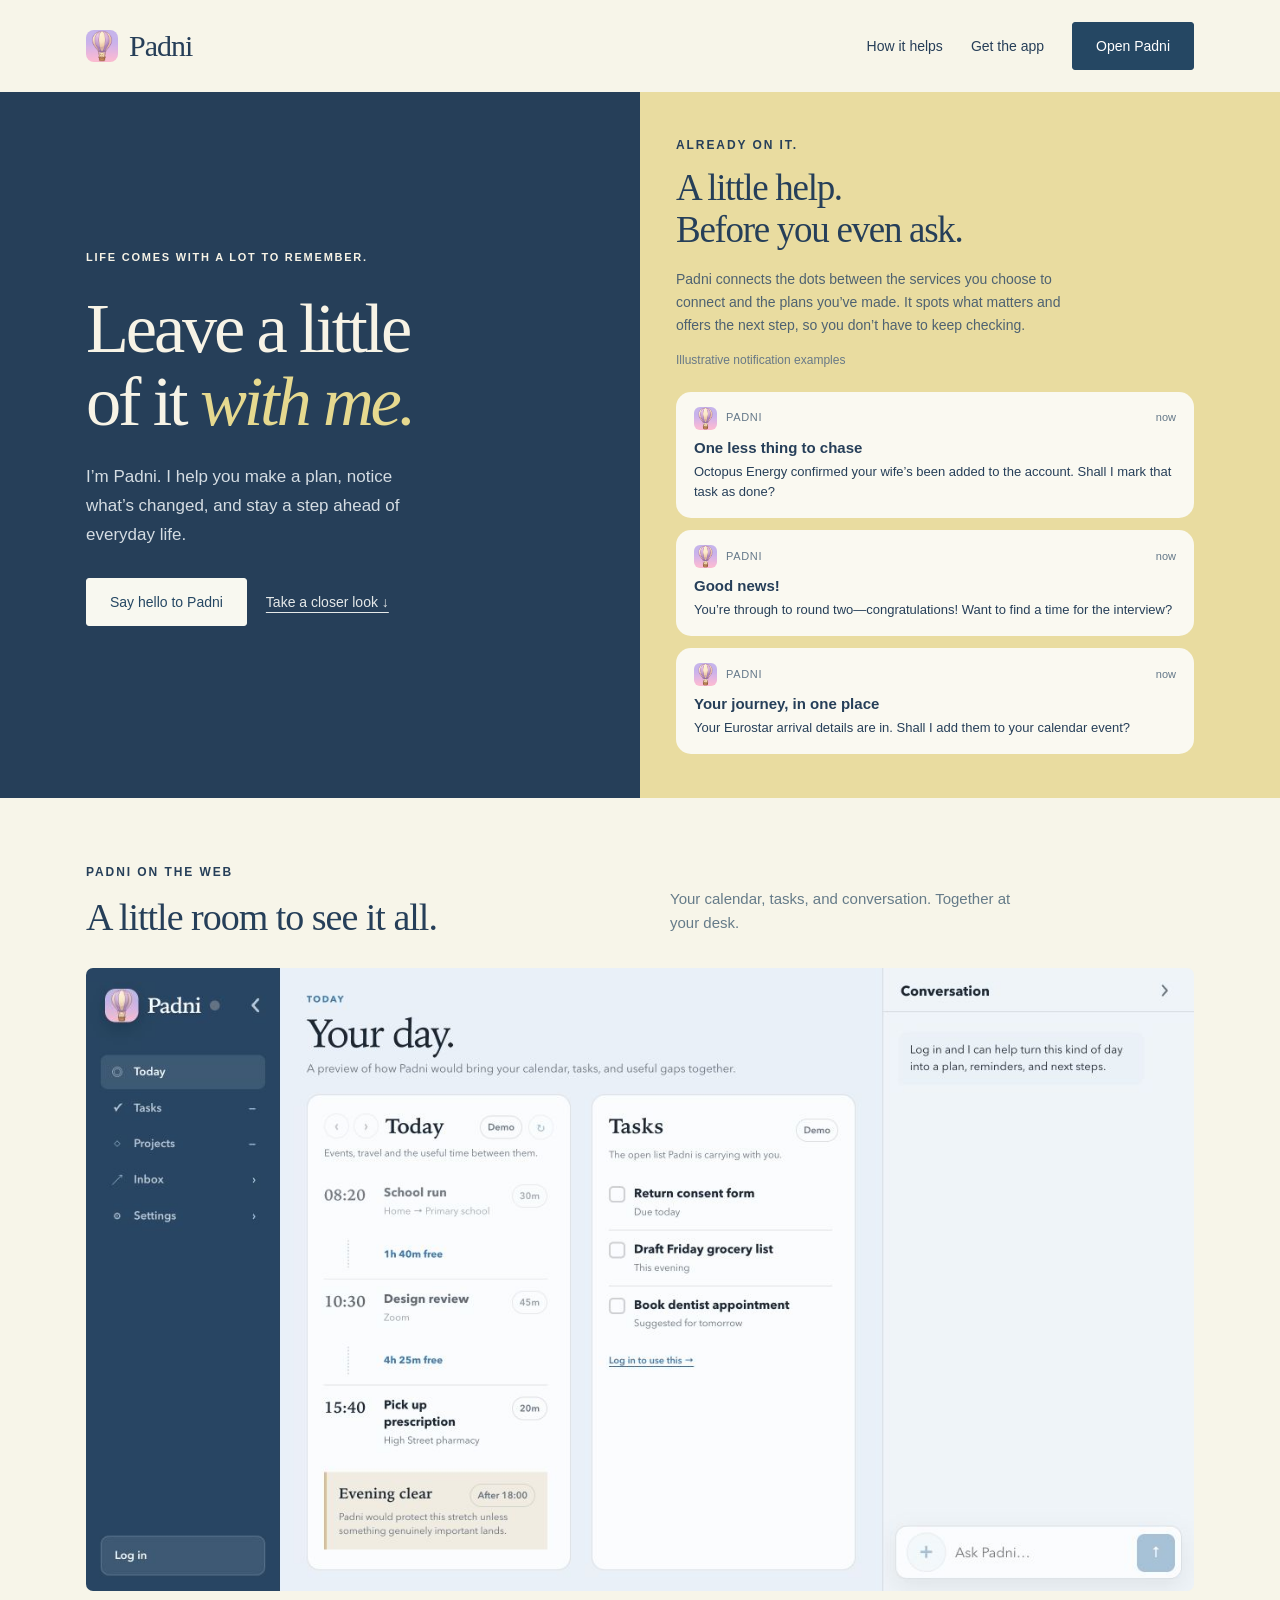
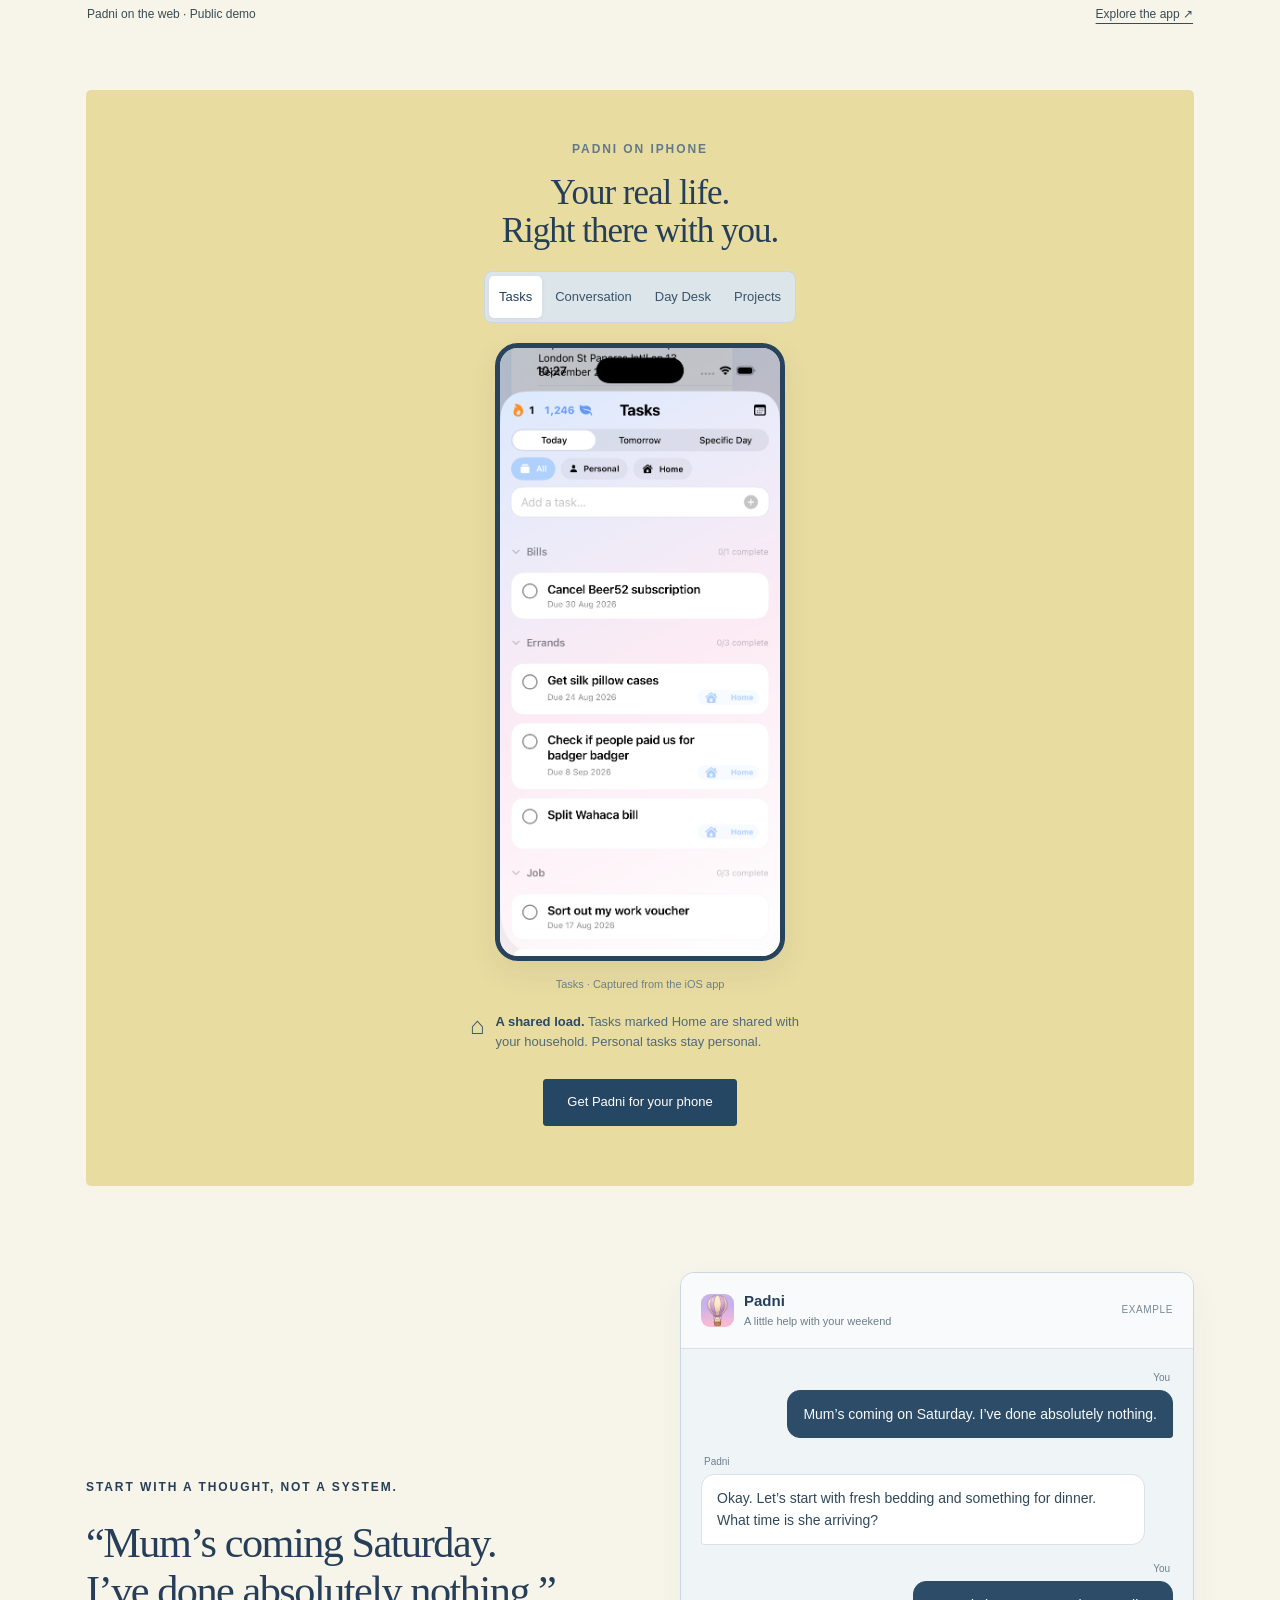
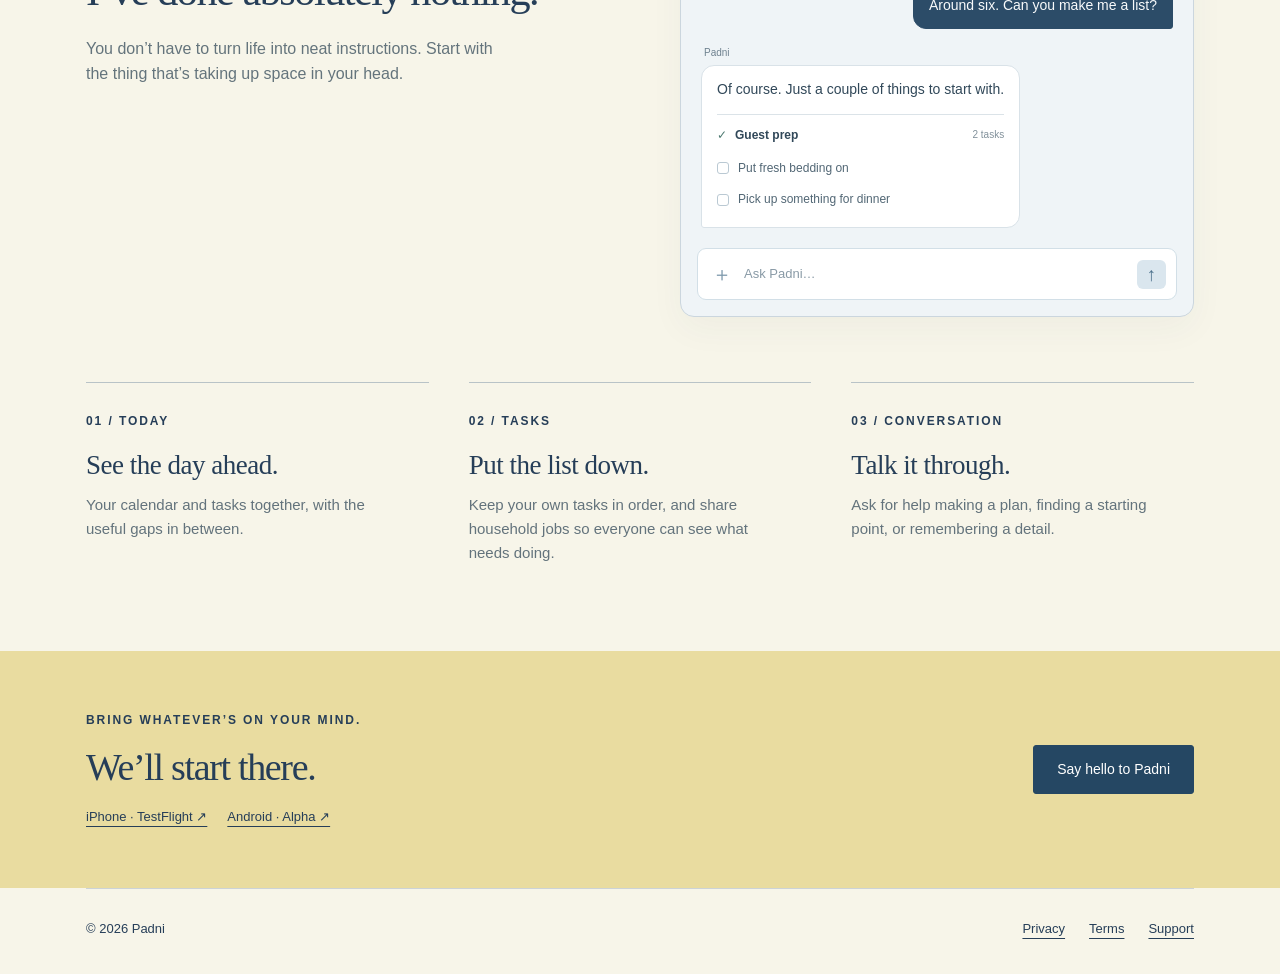
<file: index.html>
<!doctype html><html lang="en-GB"><head><meta charset="utf-8"><meta name="viewport" content="width=device-width,initial-scale=1"><meta name="robots" content="index, follow"><meta name="description" content="A proactive personal assistant that helps you make a plan, notice what’s changed, and stay a step ahead of everyday life."><title>Padni — A little help. Before you even ask.</title><link rel="icon" href="assets/padni.png"><link rel="stylesheet" href="styles.css"><link rel="stylesheet" href="refinements.css?v=14"><link rel="stylesheet" href="full-picture-variants.css?v=9"><link rel="canonical" href="https://padni.ai/"><meta name="theme-color" content="#263f59"><meta property="og:title" content="Padni — A little help. Before you even ask."><meta property="og:description" content="A proactive personal assistant that helps you make a plan, notice what’s changed, and stay a step ahead of everyday life."><meta property="og:type" content="website"><meta property="og:url" content="https://padni.ai/"><meta name="twitter:card" content="summary"></head><body class="personal refined app-first fp beside"><div class="wrap"><header class="site-nav"><a class="logo" href="#"><img src="assets/padni.png" alt="">Padni</a><nav class="nav-links" aria-label="Main navigation"><a class="optional" href="#proactive">How it helps</a><a class="optional" href="#download">Get the app</a><a class="button mobile-primary" href="#download">Get the app</a><a class="button desktop-primary" href="https://app.padni.ai/" target="_blank" rel="noopener">Open Padni</a></nav></header></div><main><section class="alongside-hero"><div class="wrap"><div class="alongside-top"><div><p class="eyebrow">Life comes with a lot to remember.</p><h1>Leave a little<br>of it <em>with me.</em></h1></div><div class="alongside-intro"><p>I’m Padni. I help you make a plan, notice what’s changed, and stay a step ahead of everyday life.</p><div class="actions"><a class="button mobile-primary" href="#download">Get Padni for your phone</a><a class="button desktop-primary light" href="https://app.padni.ai/" target="_blank" rel="noopener">Say hello to Padni</a><a class="text-link" href="#product-tour">Take a closer look ↓</a></div></div></div></div></section><section class="proactive-section" id="proactive"><div class="wrap proactive-layout"><div class="proactive-copy"><p class="eyebrow">Already on it.</p><h2>A little help.<br>Before you even ask.</h2><p>Padni connects the dots between the services you choose to connect and the plans you’ve made. It spots what matters and offers the next step, so you don’t have to keep checking.</p><p class="fine">Illustrative notification examples</p></div><div class="notification-stack"><article class="padni-notification"><div class="notification-header"><img src="assets/padni.png" alt=""><span>PADNI</span><span>now</span></div><h3>One less thing to chase</h3><p>Octopus Energy confirmed your wife’s been added to the account. Shall I mark that task as done?</p></article><article class="padni-notification"><div class="notification-header"><img src="assets/padni.png" alt=""><span>PADNI</span><span>now</span></div><h3>Good news!</h3><p>You’re through to round two—congratulations! Want to find a time for the interview?</p></article><article class="padni-notification"><div class="notification-header"><img src="assets/padni.png" alt=""><span>PADNI</span><span>now</span></div><h3>Your journey, in one place</h3><p>Your Eurostar arrival details are in. Shall I add them to your calendar event?</p></article></div></div></section><section class="alongside-product-tour" id="product-tour"><div class="wrap"><div class="wide-product"><div class="platform-examples"><section class="platform-example web-example"><div class="platform-heading"><p class="eyebrow">Padni on the web</p><h3>A little room to see it all.</h3><p>Your calendar, tasks, and conversation. Together at your desk.</p></div><figure class="real-product desktop-product "><a href="assets/padni-web.png" target="_blank" aria-label="View full-size Padni web app screenshot"><img src="assets/padni-web.png" width="1280" height="720" alt="Actual Padni web demo: navy navigation, today’s calendar, tasks, and conversation side by side"></a><figcaption><span>Padni on the web · Public demo</span><a href="https://app.padni.ai/" target="_blank" rel="noopener">Explore the app ↗</a></figcaption></figure></section><section class="platform-example mobile-example"><section class="phone-showcase" aria-label="Actual Padni iOS app"><div class="phone-showcase-title"><span class="eyebrow">Padni on iPhone</span><h3>Your real life.<br>Right there with you.</h3></div><div class="phone-switch" role="group" aria-label="Choose an iOS app screen"><button type="button" data-phone="tasks" aria-pressed="true">Tasks</button><button type="button" data-phone="chat" aria-pressed="false">Conversation</button><button type="button" data-phone="daydesk" aria-pressed="false">Day Desk</button><button type="button" data-phone="projects" aria-pressed="false">Projects</button></div><div class="phone-panel" data-panel="tasks"><a class="native-capture-link" href="assets/padni-ios-tasks.png" target="_blank" rel="noopener" aria-label="Open full-size iOS screenshot"><img src="assets/padni-ios-tasks.png" width="1206" height="2622" alt="Actual native Padni iOS tasks screen"></a><p class="phone-caption">Tasks · Captured from the iOS app</p><p class="household-hint"><span aria-hidden="true">⌂</span><span><strong>A shared load.</strong> Tasks marked Home are shared with your household. Personal tasks stay personal.</span></p></div><div class="phone-panel" data-panel="chat" hidden><a class="native-capture-link" href="assets/padni-ios-conversation.png" target="_blank" rel="noopener" aria-label="Open full-size iOS screenshot"><img src="assets/padni-ios-conversation.png" width="1206" height="2622" alt="Actual native Padni iOS conversation screen"></a><p class="phone-caption">Conversation · Captured from the iOS app</p></div><div class="phone-panel daydesk-panel" data-panel="daydesk" hidden><p class="daydesk-intro">The whole day, including what needs to happen before you leave.</p><div class="daydesk-examples"><figure><a class="native-capture-link" href="assets/padni-ios-day-desk-travel.jpg" target="_blank" rel="noopener" aria-label="Open full-size Day Desk travel and preparation screenshot"><img src="assets/padni-ios-day-desk-travel.jpg" width="591" height="1280" alt="Padni Day Desk showing completed preparation, when to leave, walking directions to Brussels Midi, boarding time and the Eurostar journey"></a><figcaption><strong>Ready for the journey.</strong><span>Preparation, when to leave, directions and boarding time—all alongside your train.</span></figcaption></figure><figure><a class="native-capture-link" href="assets/padni-ios-day-desk-friday.png" target="_blank" rel="noopener" aria-label="Open full-size Day Desk calendar screenshot"><img src="assets/padni-ios-day-desk-friday.png" width="1206" height="2622" alt="Padni Day Desk showing Friday’s appointments and the available time between them"></a><figcaption><strong>Room in your day.</strong><span>Your appointments and the free time between them, in one clear view.</span></figcaption></figure></div><p class="phone-caption">Day Desk · Captured from the iOS app</p></div><div class="phone-panel" data-panel="projects" hidden><a class="native-capture-link" href="assets/padni-ios-projects.png" target="_blank" rel="noopener" aria-label="Open full-size iOS screenshot"><img src="assets/padni-ios-projects.png" width="1206" height="2622" alt="Actual native Padni iOS projects screen"></a><p class="phone-caption">Projects · Captured from the iOS app</p></div><a class="button phone-download" href="#download">Get Padni for your phone</a></section></section></div></div></div></section><div class="wrap"><div class="under-product"><span>Your day, tasks, and conversation. Together.</span><span>On the web & on your phone</span></div><section class="section" id="how"><div class="two-col conversation-story"><div><p class="eyebrow">Start with a thought, not a system.</p><h2>“Mum’s coming Saturday.<br>I’ve done absolutely nothing.”</h2><p class="body-copy">You don’t have to turn life into neat instructions. Start with the thing that’s taking up space in your head.</p></div><div class="chat-demo" aria-label="Example conversation with Padni">
<div class="chat-demo-header"><div class="chat-identity"><img src="assets/padni.png" alt=""><div><strong>Padni</strong><span>A little help with your weekend</span></div></div><span class="chat-example">Example</span></div>
<div class="chat-messages">
<div class="chat-turn from-you"><span class="chat-sender">You</span><div class="chat-bubble">Mum’s coming on Saturday. I’ve done absolutely nothing.</div></div>
<div class="chat-turn from-padni"><span class="chat-sender">Padni</span><div class="chat-bubble">Okay. Let’s start with fresh bedding and something for dinner. What time is she arriving?</div></div>
<div class="chat-turn from-you"><span class="chat-sender">You</span><div class="chat-bubble">Around six. Can you make me a list?</div></div>
<div class="chat-turn from-padni"><span class="chat-sender">Padni</span><div class="chat-bubble">Of course. Just a couple of things to start with.<div class="chat-task-result"><div class="chat-task-heading"><span>✓</span><strong>Guest prep</strong><span>2 tasks</span></div><div class="chat-task-item"><span aria-hidden="true"></span>Put fresh bedding on</div><div class="chat-task-item"><span aria-hidden="true"></span>Pick up something for dinner</div></div></div></div>
</div><div class="chat-composer-preview" aria-hidden="true"><span>＋</span><span>Ask Padni…</span><span class="chat-send">↑</span></div></div></div><div class="product-points"><article><span class="eyebrow">01 / Today</span><h3>See the day ahead.</h3><p>Your calendar and tasks together, with the useful gaps in between.</p></article><article><span class="eyebrow">02 / Tasks</span><h3>Put the list down.</h3><p>Keep your own tasks in order, and share household jobs so everyone can see what needs doing.</p></article><article><span class="eyebrow">03 / Conversation</span><h3>Talk it through.</h3><p>Ask for help making a plan, finding a starting point, or remembering a detail.</p></article></div></section></div><section class="bottom-band" id="download"><div class="wrap"><div class="closing"><div><p class="eyebrow" style="margin-bottom:16px">Bring whatever’s on your mind.</p><h2>We’ll start there.</h2><div class="availability"><a href="https://testflight.apple.com/join/SWBeY5Gx" target="_blank" rel="noopener">iPhone · TestFlight ↗</a><a href="https://play.google.com/apps/testing/com.padni.app" target="_blank" rel="noopener">Android · Alpha ↗</a></div></div><a class="button mobile-primary" href="#download">Get Padni for your phone</a><a class="button desktop-primary" href="https://app.padni.ai/" target="_blank" rel="noopener">Say hello to Padni</a></div></div></section></main><div class="wrap"><footer class="footer line"><span>© 2026 Padni</span><div><a href="/privacy" target="_blank" rel="noopener">Privacy</a><a href="/terms" target="_blank" rel="noopener">Terms</a><a href="/support" target="_blank" rel="noopener">Support</a></div></footer></div><script src="mobile-examples.js"></script></body></html>
</file>
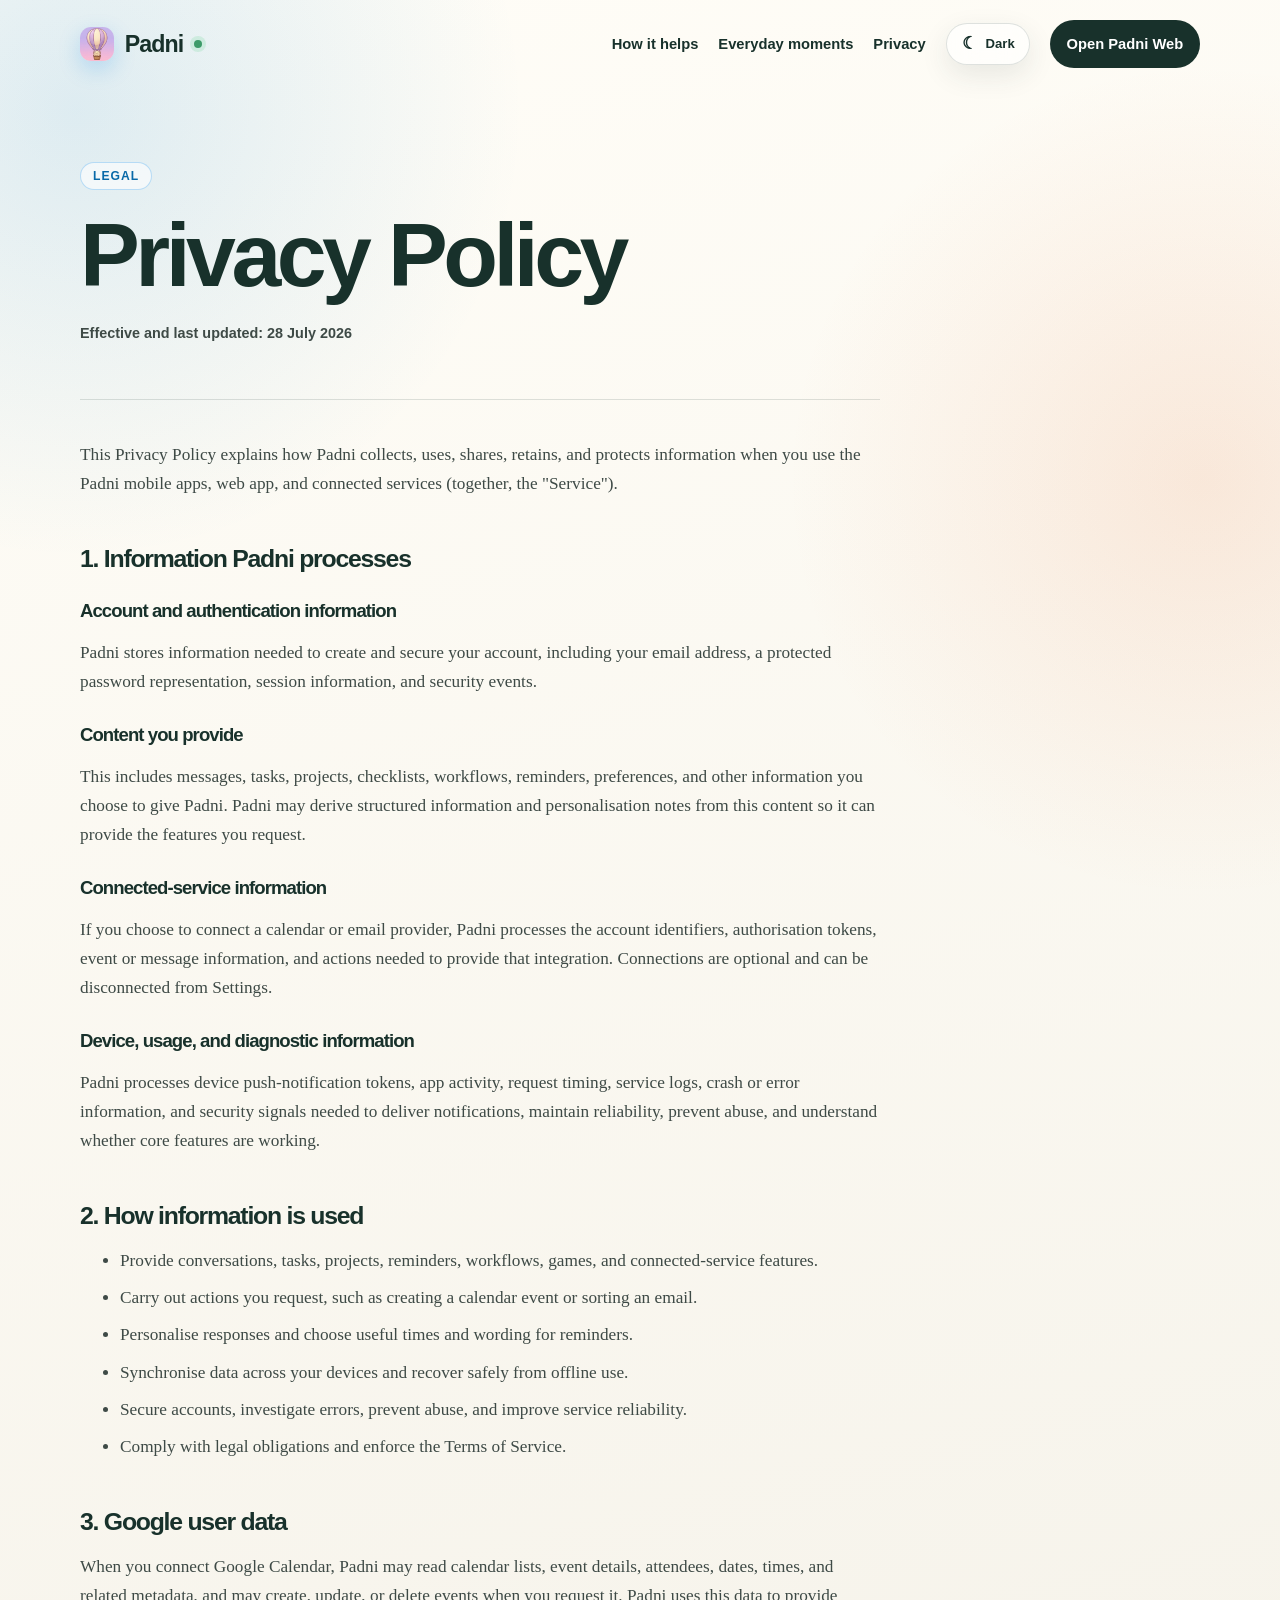
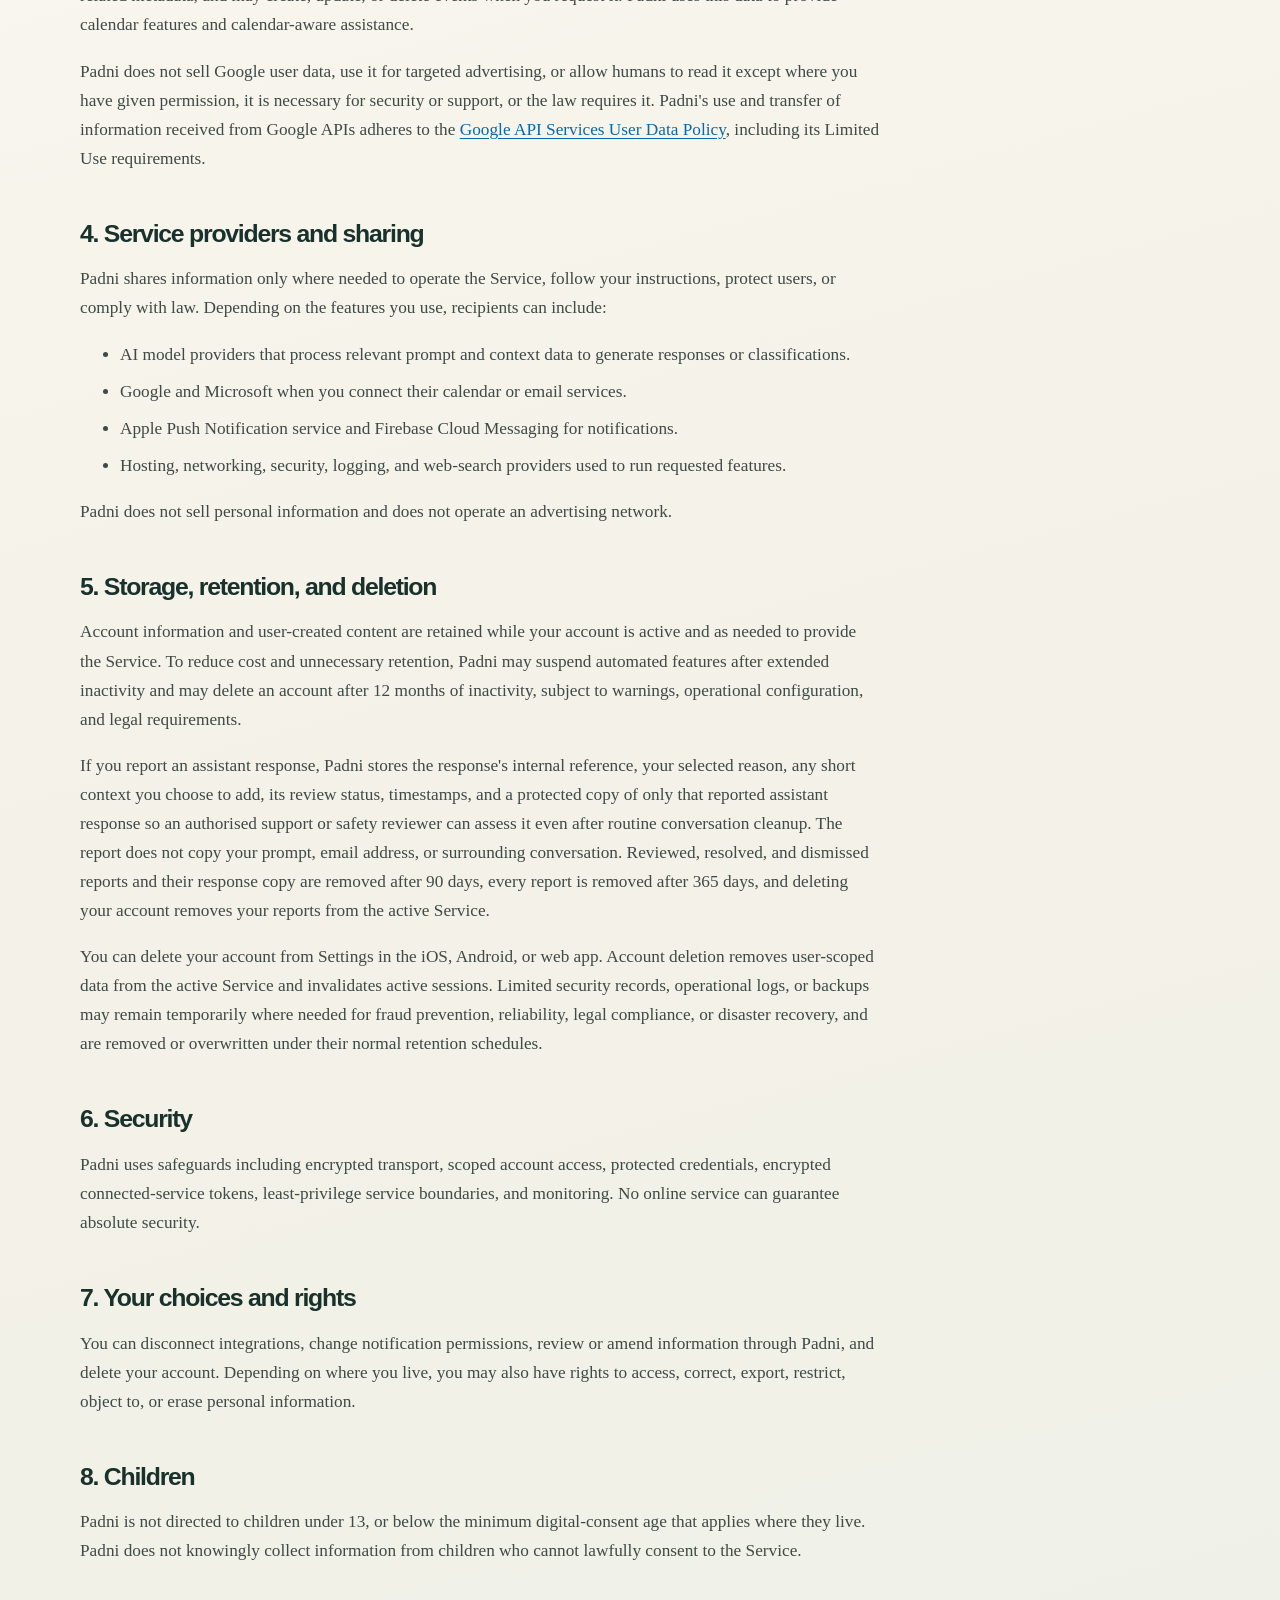
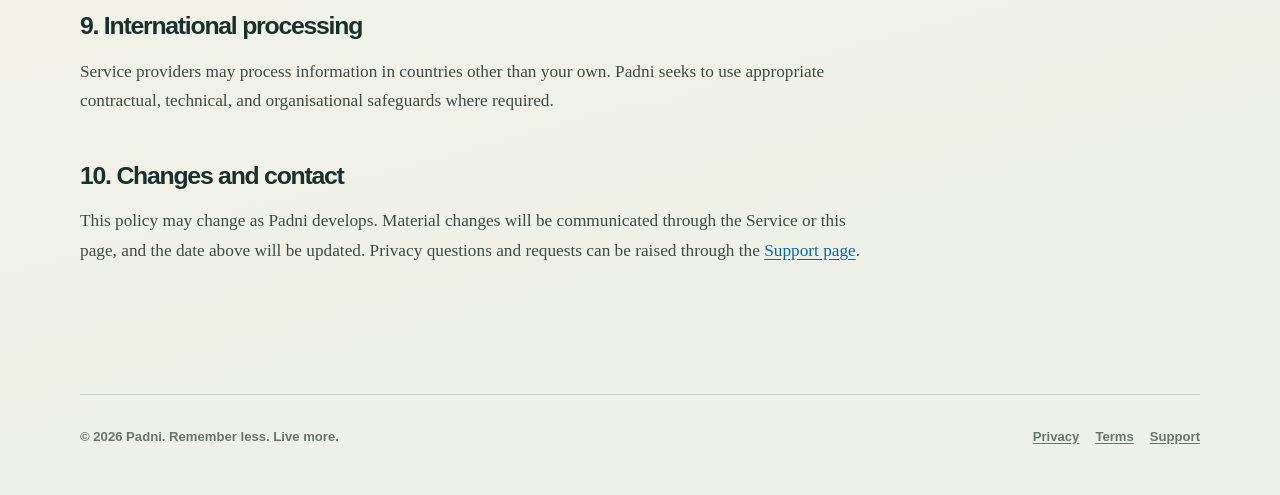
<file: privacy/index.html>
<!doctype html>
<html lang="en-GB">
<head>
  <meta charset="utf-8" />
  <meta name="viewport" content="width=device-width, initial-scale=1" />
  <meta name="description" content="How Padni collects, uses, shares, retains, and protects information." />
  <meta name="robots" content="index, follow" />
  <meta name="theme-color" content="#f4f1e8" />
  <meta property="og:title" content="Privacy Policy | Padni" />
  <meta property="og:description" content="How Padni collects, uses, shares, retains, and protects information." />
  <meta property="og:type" content="website" />
  <meta name="twitter:card" content="summary" />
  <title>Privacy Policy | Padni</title>
  <link rel="canonical" href="https://padni.ai/privacy/" />
  <link rel="icon" type="image/png" sizes="1024x1024" href="/padni-icon.png" />
  <link rel="shortcut icon" href="/favicon.ico" />
  <link rel="apple-touch-icon" sizes="180x180" href="/apple-touch-icon.png" />
  <script src="/theme.js"></script>
  <style>
    :root {
      color-scheme: light;
      --paper: #f4f1e8;
      --paper-bright: #fffdf7;
      --ink: #18312b;
      --ink-soft: #2f4841;
      --muted: #68756f;
      --line: rgba(24, 49, 43, .14);
      --blue: #1687d2;
      --blue-deep: #0869a8;
      --green: #3d9b69;
      --green-soft: #dce9dc;
      --orange: #e97e45;
      --yellow: #f3c95d;
      --shadow: 0 28px 80px rgba(42, 62, 54, .13);
      --display: "Avenir Next", "Trebuchet MS", sans-serif;
      --body: "Iowan Old Style", "Palatino Linotype", Palatino, Georgia, serif;
    }
    * { box-sizing: border-box; }
    html { scroll-behavior: smooth; }
    body {
      margin: 0;
      color: var(--ink);
      background:
        radial-gradient(circle at 6% 3%, rgba(22, 135, 210, .14), transparent 28rem),
        radial-gradient(circle at 94% 13%, rgba(233, 126, 69, .14), transparent 26rem),
        linear-gradient(165deg, var(--paper-bright), var(--paper) 62%, #edf1e7);
      font: 1.08rem/1.68 var(--body);
      min-height: 100vh;
    }
    a { color: var(--blue-deep); text-underline-offset: .18em; }
    a:focus-visible { outline: 3px solid rgba(11, 134, 232, .35); outline-offset: 4px; border-radius: .35rem; }
    body > header {
      width: min(1120px, calc(100% - 2rem));
      margin: 0 auto;
      min-height: 5.5rem;
      display: flex;
      align-items: center;
      justify-content: space-between;
      gap: 1.5rem;
      font-family: var(--display);
      position: relative;
      z-index: 10;
    }
    .wordmark {
      display: inline-flex;
      align-items: center;
      gap: .65rem;
      color: var(--ink);
      text-decoration: none;
      font-size: 1.45rem;
      font-weight: 800;
      letter-spacing: -.04em;
    }
    .wordmark img { width: 2.15rem; height: 2.15rem; border-radius: .7rem; box-shadow: 0 8px 22px rgba(11, 134, 232, .22); }
    .wordmark i { width: .55rem; height: .55rem; border-radius: 50%; background: var(--green); box-shadow: 0 0 0 .25rem rgba(47, 196, 101, .14); }
    nav { display: flex; align-items: center; gap: 1.25rem; font-size: .92rem; font-weight: 700; }
    nav a { color: var(--ink); text-decoration: none; }
    .nav-cta, .button {
      display: inline-flex;
      align-items: center;
      justify-content: center;
      border-radius: 999px;
      padding: .7rem 1.05rem;
      background: var(--ink);
      color: white;
      text-decoration: none;
      font-family: var(--display);
      font-weight: 750;
      transition: transform .2s ease, box-shadow .2s ease, background .2s ease;
    }
    .nav-cta:hover, .button:hover { transform: translateY(-2px); box-shadow: 0 12px 28px rgba(24, 49, 43, .2); }
    main { width: min(1120px, calc(100% - 2rem)); margin: 0 auto; }
    .hero { padding: clamp(4.2rem, 10vw, 8.5rem) 0 5rem; max-width: 60rem; }
    .home-hero {
      min-height: min(840px, calc(100vh - 5.5rem));
      max-width: none;
      padding: clamp(3.2rem, 7vw, 6.8rem) 0 clamp(5rem, 9vw, 8rem);
      display: grid;
      grid-template-columns: minmax(0, 1.08fr) minmax(21rem, .92fr);
      align-items: center;
      gap: clamp(2.5rem, 6vw, 6rem);
    }
    .home-hero > * { min-width: 0; }
    .hero-copy { position: relative; z-index: 2; animation: rise-in .75s both; }
    .eyebrow {
      display: inline-flex;
      border: 1px solid rgba(11, 134, 232, .26);
      background: rgba(255, 255, 255, .62);
      color: var(--blue-deep);
      border-radius: 999px;
      padding: .42rem .75rem;
      font: 750 .76rem/1 var(--display);
      letter-spacing: .08em;
      text-transform: uppercase;
    }
    h1, h2, h3 { font-family: var(--display); letter-spacing: -.05em; line-height: 1.06; }
    h1 { margin: 1.15rem 0 1.25rem; font-size: clamp(3.3rem, 9vw, 7.4rem); max-width: 10ch; }
    .home-hero h1 { font-size: clamp(3.8rem, 7.4vw, 7rem); max-width: 11ch; }
    .home-hero h1 em {
      color: var(--blue-deep);
      font-family: var(--body);
      font-weight: 500;
      letter-spacing: -.055em;
    }
    .hero p { max-width: 42rem; margin: 0; color: var(--muted); font-size: clamp(1.25rem, 2vw, 1.55rem); }
    .home-hero p { max-width: 35rem; color: var(--ink-soft); }
    .hero-actions { display: flex; gap: .8rem; flex-wrap: wrap; margin-top: 2rem; }
    .button { padding: .82rem 1.25rem; }
    .button.secondary { color: var(--ink); background: rgba(255, 255, 255, .7); border: 1px solid var(--line); }
    .story-link { align-self: center; color: var(--ink-soft); font: 750 .9rem/1.3 var(--display); text-decoration-thickness: 1px; }
    .headspace-scene {
      position: relative;
      min-height: 35rem;
      display: grid;
      place-items: center;
      animation: rise-in .85s .12s both;
    }
    .headspace-scene::before {
      content: "";
      position: absolute;
      width: min(31rem, 90%);
      aspect-ratio: 1;
      border-radius: 50%;
      background:
        radial-gradient(circle at 35% 28%, rgba(255,255,255,.9), transparent 24%),
        linear-gradient(145deg, #cfe5f3, #e4ead2 58%, #f4d8c3);
      box-shadow: inset 0 0 0 1px rgba(255,255,255,.7), 0 40px 90px rgba(49,77,66,.15);
    }
    .life-stack { position: relative; width: min(27rem, 92%); z-index: 1; }
    .stack-label {
      display: inline-flex;
      align-items: center;
      gap: .55rem;
      margin: 0 0 .75rem 1rem;
      padding: .45rem .7rem;
      border-radius: 999px;
      color: var(--ink-soft);
      background: rgba(255,255,255,.74);
      font: 750 .73rem/1 var(--display);
      letter-spacing: .06em;
      text-transform: uppercase;
      box-shadow: 0 10px 30px rgba(49,77,66,.1);
    }
    .stack-label::before { content: ""; width: .5rem; height: .5rem; border-radius: 50%; background: var(--green); box-shadow: 0 0 0 .22rem rgba(61,155,105,.15); }
    .life-card {
      position: relative;
      padding: 1.25rem 1.35rem;
      border: 1px solid rgba(255,255,255,.9);
      border-radius: 1.6rem;
      background: rgba(255,253,247,.88);
      box-shadow: 0 20px 55px rgba(49,77,66,.15);
      backdrop-filter: blur(16px);
    }
    .life-card + .life-card { margin-top: -.25rem; }
    .life-card:nth-of-type(2) { margin-left: 2.2rem; transform: rotate(1.6deg); }
    .life-card:nth-of-type(3) { margin-right: 1.6rem; transform: rotate(-1.2deg); }
    .life-card small { display: block; color: var(--muted); font: 700 .72rem/1.2 var(--display); letter-spacing: .06em; text-transform: uppercase; }
    .life-card strong { display: block; margin: .35rem 0 .25rem; font: 800 1.05rem/1.25 var(--display); letter-spacing: -.025em; }
    .life-card p { margin: 0; color: var(--muted); font-size: .94rem; line-height: 1.45; }
    .handled { display: inline-flex; align-items: center; gap: .35rem; margin-top: .65rem; color: #287d52; font: 750 .75rem/1 var(--display); }
    .handled::before { content: "\2713"; display: grid; place-items: center; width: 1.05rem; height: 1.05rem; color: white; background: var(--green); border-radius: 50%; font-size: .7rem; }
    .section { padding: clamp(5rem, 10vw, 9rem) 0; }
    .section-heading { max-width: 53rem; }
    .section-heading h2 { margin: 1rem 0 1.25rem; font-size: clamp(2.7rem, 6vw, 5.6rem); }
    .section-heading p { max-width: 43rem; margin: 0; color: var(--muted); font-size: clamp(1.16rem, 2vw, 1.4rem); }
    .problem { border-top: 1px solid var(--line); }
    .problem .section-heading h2 { max-width: 13ch; }
    .load-list {
      margin-top: 3rem;
      display: grid;
      grid-template-columns: repeat(4, 1fr);
      gap: .7rem;
    }
    .load-list span {
      min-height: 7rem;
      display: flex;
      align-items: flex-end;
      padding: 1rem;
      border: 1px solid rgba(255,255,255,.8);
      border-radius: 1.2rem;
      background: rgba(255,255,255,.5);
      color: var(--ink-soft);
      font: 750 .92rem/1.25 var(--display);
    }
    .load-list span:nth-child(3n+1) { background: rgba(220,233,220,.62); }
    .load-list span:nth-child(3n+2) { background: rgba(207,229,243,.58); }
    .load-list span:nth-child(3n) { background: rgba(244,216,195,.52); }
    .moments { width: 100vw; margin-left: calc(50% - 50vw); padding-inline: max(1rem, calc((100vw - 1120px) / 2)); background: #fdfbf5; border-block: 1px solid var(--line); }
    .moments-grid { display: grid; grid-template-columns: repeat(2, 1fr); gap: 1rem; margin-top: 3rem; }
    .moment {
      min-height: 21rem;
      display: flex;
      flex-direction: column;
      justify-content: space-between;
      border-radius: 2rem;
      padding: clamp(1.5rem, 4vw, 2.5rem);
      overflow: hidden;
      position: relative;
    }
    .moment::after { content: ""; position: absolute; width: 13rem; height: 13rem; right: -4rem; bottom: -5rem; border-radius: 50%; border: 2.4rem solid rgba(255,255,255,.25); }
    .moment:nth-child(1) { background: #dce9dc; }
    .moment:nth-child(2) { background: #d7eaf5; }
    .moment:nth-child(3) { background: #f5ddca; }
    .moment:nth-child(4) { background: #efe5b9; }
    .moment-number { color: rgba(24,49,43,.58); font: 800 .75rem/1 var(--display); letter-spacing: .08em; }
    .moment h3 { position: relative; z-index: 1; max-width: 12ch; margin: 2.5rem 0 .8rem; font-size: clamp(1.9rem, 3vw, 2.8rem); }
    .moment p { position: relative; z-index: 1; max-width: 30rem; margin: 0; color: var(--ink-soft); }
    .how-grid { display: grid; grid-template-columns: repeat(3, 1fr); gap: 1rem; margin-top: 3rem; }
    .how-card { padding: 1.6rem; border-top: 1px solid var(--line); }
    .how-card .number { color: var(--orange); font: 800 .75rem/1 var(--display); letter-spacing: .08em; }
    .how-card h3 { margin: 2.2rem 0 .75rem; font-size: 1.8rem; }
    .how-card p { margin: 0; color: var(--muted); }
    .personal {
      display: grid;
      grid-template-columns: 1fr 1fr;
      gap: clamp(2rem, 7vw, 6rem);
      align-items: center;
      margin: 2rem 0 0;
      padding: clamp(2.2rem, 6vw, 5rem);
      border-radius: 2.6rem;
      color: white;
      background:
        radial-gradient(circle at 92% 10%, rgba(61,155,105,.33), transparent 24rem),
        radial-gradient(circle at 5% 95%, rgba(22,135,210,.2), transparent 22rem),
        #18312b;
      box-shadow: var(--shadow);
    }
    .personal h2 { max-width: 10ch; margin: .9rem 0 1rem; font-size: clamp(2.7rem, 5vw, 4.8rem); }
    .personal p { color: #cbd8d3; }
    .learning-list { display: grid; gap: .85rem; }
    .learning-item { padding: 1rem 1.1rem; border: 1px solid rgba(255,255,255,.14); border-radius: 1.2rem; background: rgba(255,255,255,.07); }
    .learning-item strong { display: block; font: 780 1rem/1.3 var(--display); }
    .learning-item span { color: #b8c8c2; font-size: .94rem; }
    .motivation {
      display: grid;
      grid-template-columns: 1.15fr .85fr;
      gap: clamp(2rem, 7vw, 6rem);
      align-items: center;
      padding: clamp(5rem, 10vw, 8rem) 0;
    }
    .motivation h2 { max-width: 12ch; margin: 1rem 0; font-size: clamp(2.7rem, 5vw, 4.8rem); }
    .motivation p { max-width: 39rem; margin: 0; color: var(--muted); font-size: 1.16rem; }
    .progress-token {
      width: min(20rem, 78vw);
      aspect-ratio: 1;
      justify-self: center;
      display: grid;
      place-items: center;
      position: relative;
      border-radius: 50%;
      background: linear-gradient(145deg, #f3c95d, #eda85c);
      box-shadow: inset 0 0 0 1.1rem rgba(255,255,255,.28), 0 30px 70px rgba(129,91,44,.17);
      transform: rotate(3deg);
    }
    .progress-token::before, .progress-token::after { content: ""; position: absolute; border-radius: 50%; border: 1px dashed rgba(24,49,43,.28); }
    .progress-token::before { inset: 1.7rem; }
    .progress-token::after { inset: 3rem; border-style: solid; border-color: rgba(255,255,255,.42); }
    .progress-token div { position: relative; z-index: 1; max-width: 10rem; text-align: center; font-family: var(--display); }
    .progress-token strong { display: block; font-size: clamp(3.6rem, 8vw, 5.8rem); letter-spacing: -.07em; line-height: .9; }
    .progress-token span { display: block; margin-top: .7rem; font-size: .78rem; font-weight: 800; line-height: 1.25; letter-spacing: .07em; text-transform: uppercase; }
    .trust {
      display: grid;
      grid-template-columns: .9fr 1.1fr;
      gap: clamp(2rem, 7vw, 6rem);
      align-items: start;
      margin: 0;
      padding: clamp(5rem, 10vw, 9rem) 0;
      border-radius: 0;
      color: var(--ink);
      background: none;
    }
    .trust h2 { max-width: 12ch; font-size: clamp(2.6rem, 5vw, 4.6rem); margin: 1rem 0; }
    .trust-copy { padding-top: 2.2rem; }
    .trust p { color: var(--muted); max-width: 48rem; }
    .trust a { color: var(--blue-deep); }
    .trust-note { margin-top: 1.5rem; padding: 1rem 1.1rem; border-left: 3px solid var(--green); background: rgba(220,233,220,.5); }
    .final-cta {
      width: 100vw;
      margin-left: calc(50% - 50vw);
      padding: clamp(5.5rem, 11vw, 9rem) max(1rem, calc((100vw - 1120px) / 2));
      text-align: center;
      background: #d7eaf5;
      border-top: 1px solid rgba(24,49,43,.08);
    }
    .final-cta h2 { max-width: 12ch; margin: 0 auto 1rem; font-size: clamp(3rem, 7vw, 6.2rem); }
    .final-cta p { max-width: 36rem; margin: 0 auto 2rem; color: var(--ink-soft); font-size: 1.22rem; }
    @keyframes rise-in { from { opacity: 0; transform: translateY(24px); } to { opacity: 1; transform: translateY(0); } }
    .document { max-width: 800px; padding: 4.5rem 0 7rem; }
    .document-header { padding-bottom: 2.5rem; border-bottom: 1px solid var(--line); margin-bottom: 2.5rem; }
    .document h1 { font-size: clamp(2.8rem, 7vw, 5.6rem); max-width: none; }
    .document h2 { margin: 3rem 0 .8rem; font-size: 1.55rem; }
    .document h3 { margin: 1.8rem 0 .5rem; font-size: 1.16rem; }
    .document p, .document li { color: #3e4a46; }
    .document li + li { margin-top: .5rem; }
    .meta { color: var(--muted); font: 650 .9rem/1.5 var(--display); }
    .notice { border-left: 4px solid var(--blue); padding: .5rem 0 .5rem 1.15rem; margin: 2rem 0; }
    .support-grid { display: grid; grid-template-columns: repeat(2, 1fr); gap: 1rem; margin: 2rem 0; }
    .support-card { border: 1px solid var(--line); background: rgba(255,255,255,.58); border-radius: 1.4rem; padding: 1.3rem; }
    .support-card h2 { margin-top: 0; font-size: 1.25rem; }
    footer {
      width: min(1120px, calc(100% - 2rem));
      margin: 0 auto;
      padding: 2rem 0 3rem;
      border-top: 1px solid var(--line);
      display: flex;
      justify-content: space-between;
      gap: 1rem;
      color: var(--muted);
      font: 650 .82rem/1.5 var(--display);
    }
    footer div { display: flex; gap: 1rem; flex-wrap: wrap; }
    footer a { color: inherit; }
    @media (max-width: 760px) {
      body > header { align-items: flex-start; padding-top: 1.1rem; }
      nav { justify-content: flex-end; flex-wrap: wrap; gap: .7rem 1rem; }
      nav a:not(.nav-cta) { display: none; }
      .hero { padding-top: 4rem; }
      .home-hero { min-height: 0; grid-template-columns: 1fr; padding-top: 3.8rem; }
      .home-hero h1 { font-size: clamp(3.15rem, 15vw, 4.8rem); }
      .headspace-scene { min-height: 30rem; }
      .life-card:nth-of-type(2), .life-card:nth-of-type(3) { margin-inline: 0; }
      .load-list { grid-template-columns: repeat(2, 1fr); }
      .load-list span { min-height: 6rem; }
      .moments-grid, .how-grid, .personal, .motivation, .trust, .support-grid { grid-template-columns: 1fr; }
      .moment { min-height: 17rem; }
      .personal { border-radius: 1.8rem; }
      .trust-copy { padding-top: 0; }
      footer { flex-direction: column; }
    }
    @media (prefers-reduced-motion: reduce) {
      html { scroll-behavior: auto; }
      *, *::before, *::after { animation-duration: .01ms !important; animation-iteration-count: 1 !important; transition: none !important; }
    }
  </style>
  <link rel="stylesheet" href="/theme.css" />
</head>
<body class="legal privacy">
  <header>
      <a class="wordmark" href="../" aria-label="Padni home">
        <img src="../padni-icon.png" alt="" />
        <span>Padni</span><i aria-hidden="true"></i>
      </a>
      <nav aria-label="Main navigation">
        <a href="../#how-it-helps">How it helps</a>
        <a href="../#moments">Everyday moments</a>
        <a href="../privacy">Privacy</a>
        <button class="theme-toggle" type="button" data-theme-toggle>
          <span class="theme-toggle__icon" aria-hidden="true"></span>
          <span class="theme-toggle__label" data-theme-label>Dark</span>
        </button>
        <a class="nav-cta" href="https://app.padni.ai">Open Padni Web</a>
      </nav>
    </header>
  <main>
    <article class="document">
      <header class="document-header">
        <span class="eyebrow">Legal</span>
        <h1>Privacy Policy</h1>
        <p class="meta">Effective and last updated: 28 July 2026</p>
      </header>
      <p>This Privacy Policy explains how Padni collects, uses, shares, retains, and protects information when you use the Padni mobile apps, web app, and connected services (together, the "Service").</p>

      <h2>1. Information Padni processes</h2>
      <h3>Account and authentication information</h3>
      <p>Padni stores information needed to create and secure your account, including your email address, a protected password representation, session information, and security events.</p>
      <h3>Content you provide</h3>
      <p>This includes messages, tasks, projects, checklists, workflows, reminders, preferences, and other information you choose to give Padni. Padni may derive structured information and personalisation notes from this content so it can provide the features you request.</p>
      <h3>Connected-service information</h3>
      <p>If you choose to connect a calendar or email provider, Padni processes the account identifiers, authorisation tokens, event or message information, and actions needed to provide that integration. Connections are optional and can be disconnected from Settings.</p>
      <h3>Device, usage, and diagnostic information</h3>
      <p>Padni processes device push-notification tokens, app activity, request timing, service logs, crash or error information, and security signals needed to deliver notifications, maintain reliability, prevent abuse, and understand whether core features are working.</p>

      <h2>2. How information is used</h2>
      <ul>
        <li>Provide conversations, tasks, projects, reminders, workflows, games, and connected-service features.</li>
        <li>Carry out actions you request, such as creating a calendar event or sorting an email.</li>
        <li>Personalise responses and choose useful times and wording for reminders.</li>
        <li>Synchronise data across your devices and recover safely from offline use.</li>
        <li>Secure accounts, investigate errors, prevent abuse, and improve service reliability.</li>
        <li>Comply with legal obligations and enforce the Terms of Service.</li>
      </ul>

      <h2>3. Google user data</h2>
      <p>When you connect Google Calendar, Padni may read calendar lists, event details, attendees, dates, times, and related metadata, and may create, update, or delete events when you request it. Padni uses this data to provide calendar features and calendar-aware assistance.</p>
      <p>Padni does not sell Google user data, use it for targeted advertising, or allow humans to read it except where you have given permission, it is necessary for security or support, or the law requires it. Padni's use and transfer of information received from Google APIs adheres to the <a href="https://developers.google.com/terms/api-services-user-data-policy">Google API Services User Data Policy</a>, including its Limited Use requirements.</p>

      <h2>4. Service providers and sharing</h2>
      <p>Padni shares information only where needed to operate the Service, follow your instructions, protect users, or comply with law. Depending on the features you use, recipients can include:</p>
      <ul>
        <li>AI model providers that process relevant prompt and context data to generate responses or classifications.</li>
        <li>Google and Microsoft when you connect their calendar or email services.</li>
        <li>Apple Push Notification service and Firebase Cloud Messaging for notifications.</li>
        <li>Hosting, networking, security, logging, and web-search providers used to run requested features.</li>
      </ul>
      <p>Padni does not sell personal information and does not operate an advertising network.</p>

      <h2>5. Storage, retention, and deletion</h2>
      <p>Account information and user-created content are retained while your account is active and as needed to provide the Service. To reduce cost and unnecessary retention, Padni may suspend automated features after extended inactivity and may delete an account after 12 months of inactivity, subject to warnings, operational configuration, and legal requirements.</p>
      <p>If you report an assistant response, Padni stores the response's internal reference, your selected reason, any short context you choose to add, its review status, timestamps, and a protected copy of only that reported assistant response so an authorised support or safety reviewer can assess it even after routine conversation cleanup. The report does not copy your prompt, email address, or surrounding conversation. Reviewed, resolved, and dismissed reports and their response copy are removed after 90 days, every report is removed after 365 days, and deleting your account removes your reports from the active Service.</p>
      <p>You can delete your account from Settings in the iOS, Android, or web app. Account deletion removes user-scoped data from the active Service and invalidates active sessions. Limited security records, operational logs, or backups may remain temporarily where needed for fraud prevention, reliability, legal compliance, or disaster recovery, and are removed or overwritten under their normal retention schedules.</p>

      <h2>6. Security</h2>
      <p>Padni uses safeguards including encrypted transport, scoped account access, protected credentials, encrypted connected-service tokens, least-privilege service boundaries, and monitoring. No online service can guarantee absolute security.</p>

      <h2>7. Your choices and rights</h2>
      <p>You can disconnect integrations, change notification permissions, review or amend information through Padni, and delete your account. Depending on where you live, you may also have rights to access, correct, export, restrict, object to, or erase personal information.</p>

      <h2>8. Children</h2>
      <p>Padni is not directed to children under 13, or below the minimum digital-consent age that applies where they live. Padni does not knowingly collect information from children who cannot lawfully consent to the Service.</p>

      <h2>9. International processing</h2>
      <p>Service providers may process information in countries other than your own. Padni seeks to use appropriate contractual, technical, and organisational safeguards where required.</p>

      <h2>10. Changes and contact</h2>
      <p>This policy may change as Padni develops. Material changes will be communicated through the Service or this page, and the date above will be updated. Privacy questions and requests can be raised through the <a href="../support">Support page</a>.</p>
    </article>
    </main>
  <footer>
    <span>&copy; 2026 Padni. Remember less. Live more.</span>
    <div><a href="../privacy">Privacy</a><a href="../terms">Terms</a><a href="../support">Support</a></div>
  </footer>
</body>
</html>
</file>
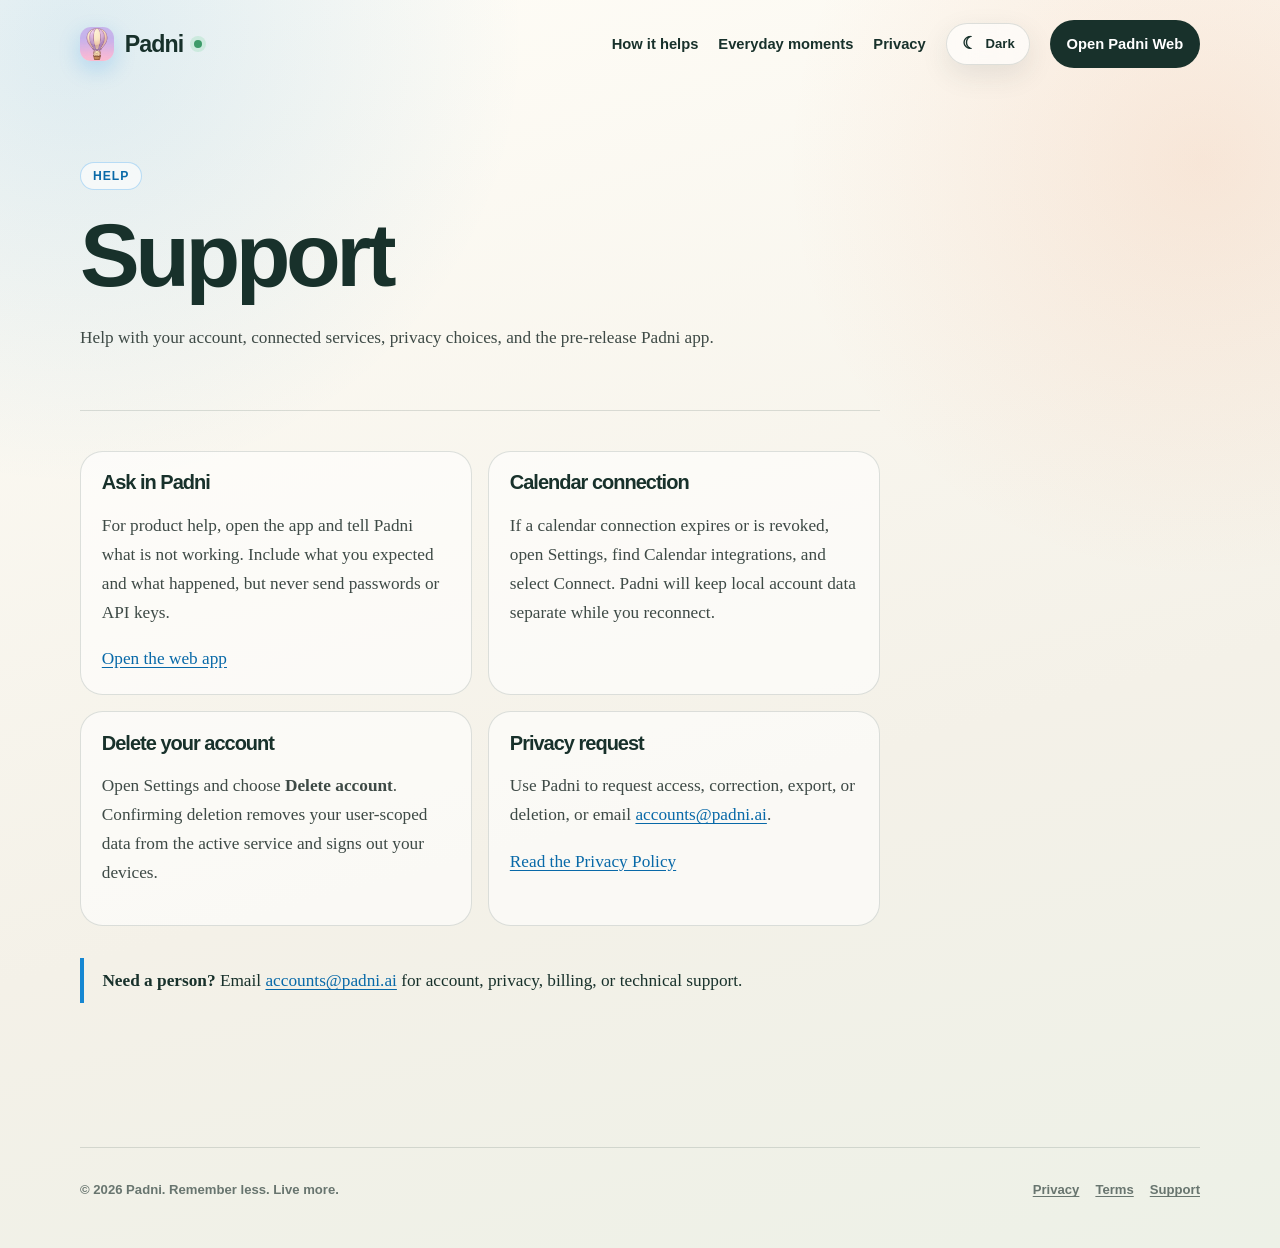
<file: support/index.html>
<!doctype html>
<html lang="en-GB">
<head>
  <meta charset="utf-8" />
  <meta name="viewport" content="width=device-width, initial-scale=1" />
  <meta name="description" content="Get help with Padni, connected services, privacy choices, and account deletion." />
  <meta name="robots" content="index, follow" />
  <meta name="theme-color" content="#f4f1e8" />
  <meta property="og:title" content="Support | Padni" />
  <meta property="og:description" content="Get help with Padni, connected services, privacy choices, and account deletion." />
  <meta property="og:type" content="website" />
  <meta name="twitter:card" content="summary" />
  <title>Support | Padni</title>
  <link rel="canonical" href="https://padni.ai/support/" />
  <link rel="icon" type="image/png" sizes="1024x1024" href="/padni-icon.png" />
  <link rel="shortcut icon" href="/favicon.ico" />
  <link rel="apple-touch-icon" sizes="180x180" href="/apple-touch-icon.png" />
  <script src="/theme.js"></script>
  <style>
    :root {
      color-scheme: light;
      --paper: #f4f1e8;
      --paper-bright: #fffdf7;
      --ink: #18312b;
      --ink-soft: #2f4841;
      --muted: #68756f;
      --line: rgba(24, 49, 43, .14);
      --blue: #1687d2;
      --blue-deep: #0869a8;
      --green: #3d9b69;
      --green-soft: #dce9dc;
      --orange: #e97e45;
      --yellow: #f3c95d;
      --shadow: 0 28px 80px rgba(42, 62, 54, .13);
      --display: "Avenir Next", "Trebuchet MS", sans-serif;
      --body: "Iowan Old Style", "Palatino Linotype", Palatino, Georgia, serif;
    }
    * { box-sizing: border-box; }
    html { scroll-behavior: smooth; }
    body {
      margin: 0;
      color: var(--ink);
      background:
        radial-gradient(circle at 6% 3%, rgba(22, 135, 210, .14), transparent 28rem),
        radial-gradient(circle at 94% 13%, rgba(233, 126, 69, .14), transparent 26rem),
        linear-gradient(165deg, var(--paper-bright), var(--paper) 62%, #edf1e7);
      font: 1.08rem/1.68 var(--body);
      min-height: 100vh;
    }
    a { color: var(--blue-deep); text-underline-offset: .18em; }
    a:focus-visible { outline: 3px solid rgba(11, 134, 232, .35); outline-offset: 4px; border-radius: .35rem; }
    body > header {
      width: min(1120px, calc(100% - 2rem));
      margin: 0 auto;
      min-height: 5.5rem;
      display: flex;
      align-items: center;
      justify-content: space-between;
      gap: 1.5rem;
      font-family: var(--display);
      position: relative;
      z-index: 10;
    }
    .wordmark {
      display: inline-flex;
      align-items: center;
      gap: .65rem;
      color: var(--ink);
      text-decoration: none;
      font-size: 1.45rem;
      font-weight: 800;
      letter-spacing: -.04em;
    }
    .wordmark img { width: 2.15rem; height: 2.15rem; border-radius: .7rem; box-shadow: 0 8px 22px rgba(11, 134, 232, .22); }
    .wordmark i { width: .55rem; height: .55rem; border-radius: 50%; background: var(--green); box-shadow: 0 0 0 .25rem rgba(47, 196, 101, .14); }
    nav { display: flex; align-items: center; gap: 1.25rem; font-size: .92rem; font-weight: 700; }
    nav a { color: var(--ink); text-decoration: none; }
    .nav-cta, .button {
      display: inline-flex;
      align-items: center;
      justify-content: center;
      border-radius: 999px;
      padding: .7rem 1.05rem;
      background: var(--ink);
      color: white;
      text-decoration: none;
      font-family: var(--display);
      font-weight: 750;
      transition: transform .2s ease, box-shadow .2s ease, background .2s ease;
    }
    .nav-cta:hover, .button:hover { transform: translateY(-2px); box-shadow: 0 12px 28px rgba(24, 49, 43, .2); }
    main { width: min(1120px, calc(100% - 2rem)); margin: 0 auto; }
    .hero { padding: clamp(4.2rem, 10vw, 8.5rem) 0 5rem; max-width: 60rem; }
    .home-hero {
      min-height: min(840px, calc(100vh - 5.5rem));
      max-width: none;
      padding: clamp(3.2rem, 7vw, 6.8rem) 0 clamp(5rem, 9vw, 8rem);
      display: grid;
      grid-template-columns: minmax(0, 1.08fr) minmax(21rem, .92fr);
      align-items: center;
      gap: clamp(2.5rem, 6vw, 6rem);
    }
    .home-hero > * { min-width: 0; }
    .hero-copy { position: relative; z-index: 2; animation: rise-in .75s both; }
    .eyebrow {
      display: inline-flex;
      border: 1px solid rgba(11, 134, 232, .26);
      background: rgba(255, 255, 255, .62);
      color: var(--blue-deep);
      border-radius: 999px;
      padding: .42rem .75rem;
      font: 750 .76rem/1 var(--display);
      letter-spacing: .08em;
      text-transform: uppercase;
    }
    h1, h2, h3 { font-family: var(--display); letter-spacing: -.05em; line-height: 1.06; }
    h1 { margin: 1.15rem 0 1.25rem; font-size: clamp(3.3rem, 9vw, 7.4rem); max-width: 10ch; }
    .home-hero h1 { font-size: clamp(3.8rem, 7.4vw, 7rem); max-width: 11ch; }
    .home-hero h1 em {
      color: var(--blue-deep);
      font-family: var(--body);
      font-weight: 500;
      letter-spacing: -.055em;
    }
    .hero p { max-width: 42rem; margin: 0; color: var(--muted); font-size: clamp(1.25rem, 2vw, 1.55rem); }
    .home-hero p { max-width: 35rem; color: var(--ink-soft); }
    .hero-actions { display: flex; gap: .8rem; flex-wrap: wrap; margin-top: 2rem; }
    .button { padding: .82rem 1.25rem; }
    .button.secondary { color: var(--ink); background: rgba(255, 255, 255, .7); border: 1px solid var(--line); }
    .story-link { align-self: center; color: var(--ink-soft); font: 750 .9rem/1.3 var(--display); text-decoration-thickness: 1px; }
    .headspace-scene {
      position: relative;
      min-height: 35rem;
      display: grid;
      place-items: center;
      animation: rise-in .85s .12s both;
    }
    .headspace-scene::before {
      content: "";
      position: absolute;
      width: min(31rem, 90%);
      aspect-ratio: 1;
      border-radius: 50%;
      background:
        radial-gradient(circle at 35% 28%, rgba(255,255,255,.9), transparent 24%),
        linear-gradient(145deg, #cfe5f3, #e4ead2 58%, #f4d8c3);
      box-shadow: inset 0 0 0 1px rgba(255,255,255,.7), 0 40px 90px rgba(49,77,66,.15);
    }
    .life-stack { position: relative; width: min(27rem, 92%); z-index: 1; }
    .stack-label {
      display: inline-flex;
      align-items: center;
      gap: .55rem;
      margin: 0 0 .75rem 1rem;
      padding: .45rem .7rem;
      border-radius: 999px;
      color: var(--ink-soft);
      background: rgba(255,255,255,.74);
      font: 750 .73rem/1 var(--display);
      letter-spacing: .06em;
      text-transform: uppercase;
      box-shadow: 0 10px 30px rgba(49,77,66,.1);
    }
    .stack-label::before { content: ""; width: .5rem; height: .5rem; border-radius: 50%; background: var(--green); box-shadow: 0 0 0 .22rem rgba(61,155,105,.15); }
    .life-card {
      position: relative;
      padding: 1.25rem 1.35rem;
      border: 1px solid rgba(255,255,255,.9);
      border-radius: 1.6rem;
      background: rgba(255,253,247,.88);
      box-shadow: 0 20px 55px rgba(49,77,66,.15);
      backdrop-filter: blur(16px);
    }
    .life-card + .life-card { margin-top: -.25rem; }
    .life-card:nth-of-type(2) { margin-left: 2.2rem; transform: rotate(1.6deg); }
    .life-card:nth-of-type(3) { margin-right: 1.6rem; transform: rotate(-1.2deg); }
    .life-card small { display: block; color: var(--muted); font: 700 .72rem/1.2 var(--display); letter-spacing: .06em; text-transform: uppercase; }
    .life-card strong { display: block; margin: .35rem 0 .25rem; font: 800 1.05rem/1.25 var(--display); letter-spacing: -.025em; }
    .life-card p { margin: 0; color: var(--muted); font-size: .94rem; line-height: 1.45; }
    .handled { display: inline-flex; align-items: center; gap: .35rem; margin-top: .65rem; color: #287d52; font: 750 .75rem/1 var(--display); }
    .handled::before { content: "\2713"; display: grid; place-items: center; width: 1.05rem; height: 1.05rem; color: white; background: var(--green); border-radius: 50%; font-size: .7rem; }
    .section { padding: clamp(5rem, 10vw, 9rem) 0; }
    .section-heading { max-width: 53rem; }
    .section-heading h2 { margin: 1rem 0 1.25rem; font-size: clamp(2.7rem, 6vw, 5.6rem); }
    .section-heading p { max-width: 43rem; margin: 0; color: var(--muted); font-size: clamp(1.16rem, 2vw, 1.4rem); }
    .problem { border-top: 1px solid var(--line); }
    .problem .section-heading h2 { max-width: 13ch; }
    .load-list {
      margin-top: 3rem;
      display: grid;
      grid-template-columns: repeat(4, 1fr);
      gap: .7rem;
    }
    .load-list span {
      min-height: 7rem;
      display: flex;
      align-items: flex-end;
      padding: 1rem;
      border: 1px solid rgba(255,255,255,.8);
      border-radius: 1.2rem;
      background: rgba(255,255,255,.5);
      color: var(--ink-soft);
      font: 750 .92rem/1.25 var(--display);
    }
    .load-list span:nth-child(3n+1) { background: rgba(220,233,220,.62); }
    .load-list span:nth-child(3n+2) { background: rgba(207,229,243,.58); }
    .load-list span:nth-child(3n) { background: rgba(244,216,195,.52); }
    .moments { width: 100vw; margin-left: calc(50% - 50vw); padding-inline: max(1rem, calc((100vw - 1120px) / 2)); background: #fdfbf5; border-block: 1px solid var(--line); }
    .moments-grid { display: grid; grid-template-columns: repeat(2, 1fr); gap: 1rem; margin-top: 3rem; }
    .moment {
      min-height: 21rem;
      display: flex;
      flex-direction: column;
      justify-content: space-between;
      border-radius: 2rem;
      padding: clamp(1.5rem, 4vw, 2.5rem);
      overflow: hidden;
      position: relative;
    }
    .moment::after { content: ""; position: absolute; width: 13rem; height: 13rem; right: -4rem; bottom: -5rem; border-radius: 50%; border: 2.4rem solid rgba(255,255,255,.25); }
    .moment:nth-child(1) { background: #dce9dc; }
    .moment:nth-child(2) { background: #d7eaf5; }
    .moment:nth-child(3) { background: #f5ddca; }
    .moment:nth-child(4) { background: #efe5b9; }
    .moment-number { color: rgba(24,49,43,.58); font: 800 .75rem/1 var(--display); letter-spacing: .08em; }
    .moment h3 { position: relative; z-index: 1; max-width: 12ch; margin: 2.5rem 0 .8rem; font-size: clamp(1.9rem, 3vw, 2.8rem); }
    .moment p { position: relative; z-index: 1; max-width: 30rem; margin: 0; color: var(--ink-soft); }
    .how-grid { display: grid; grid-template-columns: repeat(3, 1fr); gap: 1rem; margin-top: 3rem; }
    .how-card { padding: 1.6rem; border-top: 1px solid var(--line); }
    .how-card .number { color: var(--orange); font: 800 .75rem/1 var(--display); letter-spacing: .08em; }
    .how-card h3 { margin: 2.2rem 0 .75rem; font-size: 1.8rem; }
    .how-card p { margin: 0; color: var(--muted); }
    .personal {
      display: grid;
      grid-template-columns: 1fr 1fr;
      gap: clamp(2rem, 7vw, 6rem);
      align-items: center;
      margin: 2rem 0 0;
      padding: clamp(2.2rem, 6vw, 5rem);
      border-radius: 2.6rem;
      color: white;
      background:
        radial-gradient(circle at 92% 10%, rgba(61,155,105,.33), transparent 24rem),
        radial-gradient(circle at 5% 95%, rgba(22,135,210,.2), transparent 22rem),
        #18312b;
      box-shadow: var(--shadow);
    }
    .personal h2 { max-width: 10ch; margin: .9rem 0 1rem; font-size: clamp(2.7rem, 5vw, 4.8rem); }
    .personal p { color: #cbd8d3; }
    .learning-list { display: grid; gap: .85rem; }
    .learning-item { padding: 1rem 1.1rem; border: 1px solid rgba(255,255,255,.14); border-radius: 1.2rem; background: rgba(255,255,255,.07); }
    .learning-item strong { display: block; font: 780 1rem/1.3 var(--display); }
    .learning-item span { color: #b8c8c2; font-size: .94rem; }
    .motivation {
      display: grid;
      grid-template-columns: 1.15fr .85fr;
      gap: clamp(2rem, 7vw, 6rem);
      align-items: center;
      padding: clamp(5rem, 10vw, 8rem) 0;
    }
    .motivation h2 { max-width: 12ch; margin: 1rem 0; font-size: clamp(2.7rem, 5vw, 4.8rem); }
    .motivation p { max-width: 39rem; margin: 0; color: var(--muted); font-size: 1.16rem; }
    .progress-token {
      width: min(20rem, 78vw);
      aspect-ratio: 1;
      justify-self: center;
      display: grid;
      place-items: center;
      position: relative;
      border-radius: 50%;
      background: linear-gradient(145deg, #f3c95d, #eda85c);
      box-shadow: inset 0 0 0 1.1rem rgba(255,255,255,.28), 0 30px 70px rgba(129,91,44,.17);
      transform: rotate(3deg);
    }
    .progress-token::before, .progress-token::after { content: ""; position: absolute; border-radius: 50%; border: 1px dashed rgba(24,49,43,.28); }
    .progress-token::before { inset: 1.7rem; }
    .progress-token::after { inset: 3rem; border-style: solid; border-color: rgba(255,255,255,.42); }
    .progress-token div { position: relative; z-index: 1; max-width: 10rem; text-align: center; font-family: var(--display); }
    .progress-token strong { display: block; font-size: clamp(3.6rem, 8vw, 5.8rem); letter-spacing: -.07em; line-height: .9; }
    .progress-token span { display: block; margin-top: .7rem; font-size: .78rem; font-weight: 800; line-height: 1.25; letter-spacing: .07em; text-transform: uppercase; }
    .trust {
      display: grid;
      grid-template-columns: .9fr 1.1fr;
      gap: clamp(2rem, 7vw, 6rem);
      align-items: start;
      margin: 0;
      padding: clamp(5rem, 10vw, 9rem) 0;
      border-radius: 0;
      color: var(--ink);
      background: none;
    }
    .trust h2 { max-width: 12ch; font-size: clamp(2.6rem, 5vw, 4.6rem); margin: 1rem 0; }
    .trust-copy { padding-top: 2.2rem; }
    .trust p { color: var(--muted); max-width: 48rem; }
    .trust a { color: var(--blue-deep); }
    .trust-note { margin-top: 1.5rem; padding: 1rem 1.1rem; border-left: 3px solid var(--green); background: rgba(220,233,220,.5); }
    .final-cta {
      width: 100vw;
      margin-left: calc(50% - 50vw);
      padding: clamp(5.5rem, 11vw, 9rem) max(1rem, calc((100vw - 1120px) / 2));
      text-align: center;
      background: #d7eaf5;
      border-top: 1px solid rgba(24,49,43,.08);
    }
    .final-cta h2 { max-width: 12ch; margin: 0 auto 1rem; font-size: clamp(3rem, 7vw, 6.2rem); }
    .final-cta p { max-width: 36rem; margin: 0 auto 2rem; color: var(--ink-soft); font-size: 1.22rem; }
    @keyframes rise-in { from { opacity: 0; transform: translateY(24px); } to { opacity: 1; transform: translateY(0); } }
    .document { max-width: 800px; padding: 4.5rem 0 7rem; }
    .document-header { padding-bottom: 2.5rem; border-bottom: 1px solid var(--line); margin-bottom: 2.5rem; }
    .document h1 { font-size: clamp(2.8rem, 7vw, 5.6rem); max-width: none; }
    .document h2 { margin: 3rem 0 .8rem; font-size: 1.55rem; }
    .document h3 { margin: 1.8rem 0 .5rem; font-size: 1.16rem; }
    .document p, .document li { color: #3e4a46; }
    .document li + li { margin-top: .5rem; }
    .meta { color: var(--muted); font: 650 .9rem/1.5 var(--display); }
    .notice { border-left: 4px solid var(--blue); padding: .5rem 0 .5rem 1.15rem; margin: 2rem 0; }
    .support-grid { display: grid; grid-template-columns: repeat(2, 1fr); gap: 1rem; margin: 2rem 0; }
    .support-card { border: 1px solid var(--line); background: rgba(255,255,255,.58); border-radius: 1.4rem; padding: 1.3rem; }
    .support-card h2 { margin-top: 0; font-size: 1.25rem; }
    footer {
      width: min(1120px, calc(100% - 2rem));
      margin: 0 auto;
      padding: 2rem 0 3rem;
      border-top: 1px solid var(--line);
      display: flex;
      justify-content: space-between;
      gap: 1rem;
      color: var(--muted);
      font: 650 .82rem/1.5 var(--display);
    }
    footer div { display: flex; gap: 1rem; flex-wrap: wrap; }
    footer a { color: inherit; }
    @media (max-width: 760px) {
      body > header { align-items: flex-start; padding-top: 1.1rem; }
      nav { justify-content: flex-end; flex-wrap: wrap; gap: .7rem 1rem; }
      nav a:not(.nav-cta) { display: none; }
      .hero { padding-top: 4rem; }
      .home-hero { min-height: 0; grid-template-columns: 1fr; padding-top: 3.8rem; }
      .home-hero h1 { font-size: clamp(3.15rem, 15vw, 4.8rem); }
      .headspace-scene { min-height: 30rem; }
      .life-card:nth-of-type(2), .life-card:nth-of-type(3) { margin-inline: 0; }
      .load-list { grid-template-columns: repeat(2, 1fr); }
      .load-list span { min-height: 6rem; }
      .moments-grid, .how-grid, .personal, .motivation, .trust, .support-grid { grid-template-columns: 1fr; }
      .moment { min-height: 17rem; }
      .personal { border-radius: 1.8rem; }
      .trust-copy { padding-top: 0; }
      footer { flex-direction: column; }
    }
    @media (prefers-reduced-motion: reduce) {
      html { scroll-behavior: auto; }
      *, *::before, *::after { animation-duration: .01ms !important; animation-iteration-count: 1 !important; transition: none !important; }
    }
  </style>
  <link rel="stylesheet" href="/theme.css" />
</head>
<body class="support">
  <header>
      <a class="wordmark" href="../" aria-label="Padni home">
        <img src="../padni-icon.png" alt="" />
        <span>Padni</span><i aria-hidden="true"></i>
      </a>
      <nav aria-label="Main navigation">
        <a href="../#how-it-helps">How it helps</a>
        <a href="../#moments">Everyday moments</a>
        <a href="../privacy">Privacy</a>
        <button class="theme-toggle" type="button" data-theme-toggle>
          <span class="theme-toggle__icon" aria-hidden="true"></span>
          <span class="theme-toggle__label" data-theme-label>Dark</span>
        </button>
        <a class="nav-cta" href="https://app.padni.ai">Open Padni Web</a>
      </nav>
    </header>
  <main>
    <article class="document">
      <header class="document-header">
        <span class="eyebrow">Help</span>
        <h1>Support</h1>
        <p>Help with your account, connected services, privacy choices, and the pre-release Padni app.</p>
      </header>
      <div class="support-grid">
        <section class="support-card">
          <h2>Ask in Padni</h2>
          <p>For product help, open the app and tell Padni what is not working. Include what you expected and what happened, but never send passwords or API keys.</p>
          <a href="https://app.padni.ai">Open the web app</a>
        </section>
        <section class="support-card">
          <h2>Calendar connection</h2>
          <p>If a calendar connection expires or is revoked, open Settings, find Calendar integrations, and select Connect. Padni will keep local account data separate while you reconnect.</p>
        </section>
        <section class="support-card" id="delete-account">
          <h2>Delete your account</h2>
          <p>Open Settings and choose <strong>Delete account</strong>. Confirming deletion removes your user-scoped data from the active service and signs out your devices.</p>
        </section>
        <section class="support-card">
          <h2>Privacy request</h2>
          <p>Use Padni to request access, correction, export, or deletion, or email <a href="mailto:accounts@padni.ai">accounts@padni.ai</a>.</p>
          <a href="../privacy">Read the Privacy Policy</a>
        </section>
      </div>
      <div class="notice"><strong>Need a person?</strong> Email <a href="mailto:accounts@padni.ai">accounts@padni.ai</a> for account, privacy, billing, or technical support.</div>
    </article>
    </main>
  <footer>
    <span>&copy; 2026 Padni. Remember less. Live more.</span>
    <div><a href="../privacy">Privacy</a><a href="../terms">Terms</a><a href="../support">Support</a></div>
  </footer>
</body>
</html>
</file>
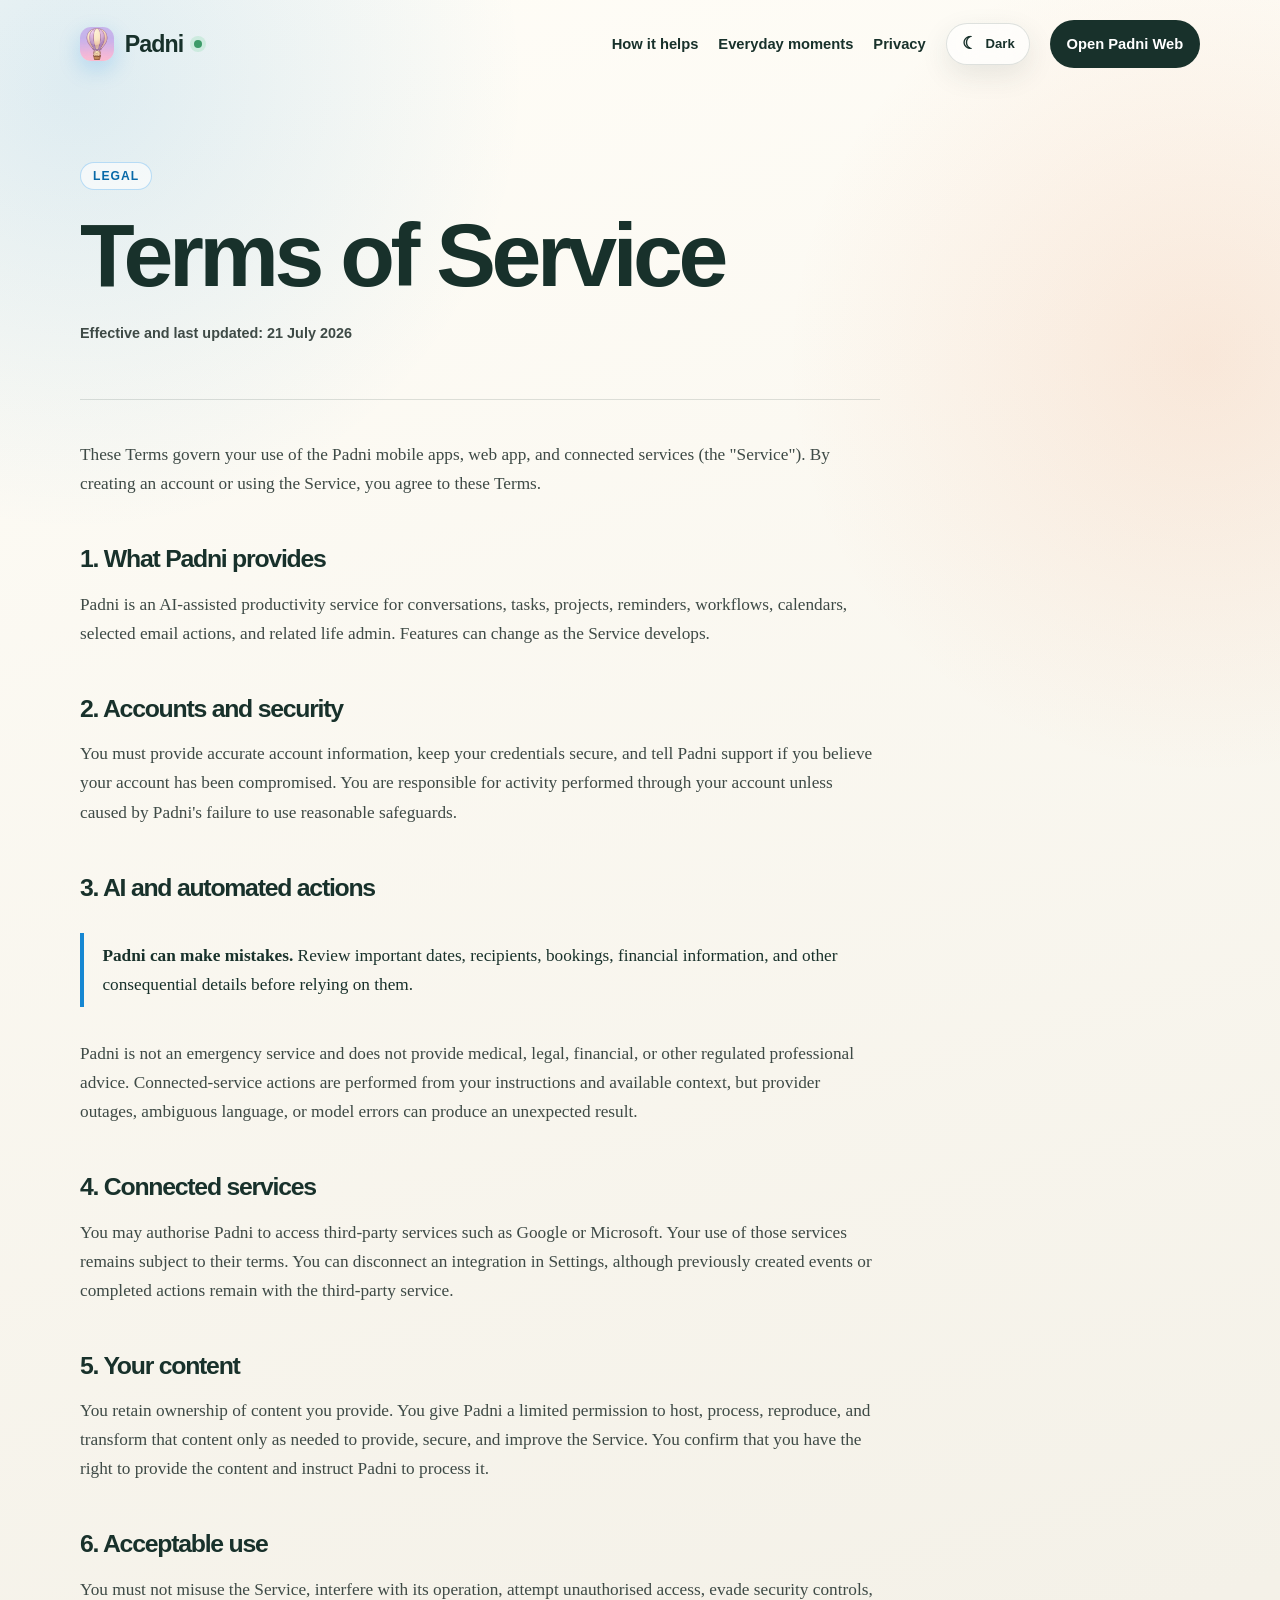
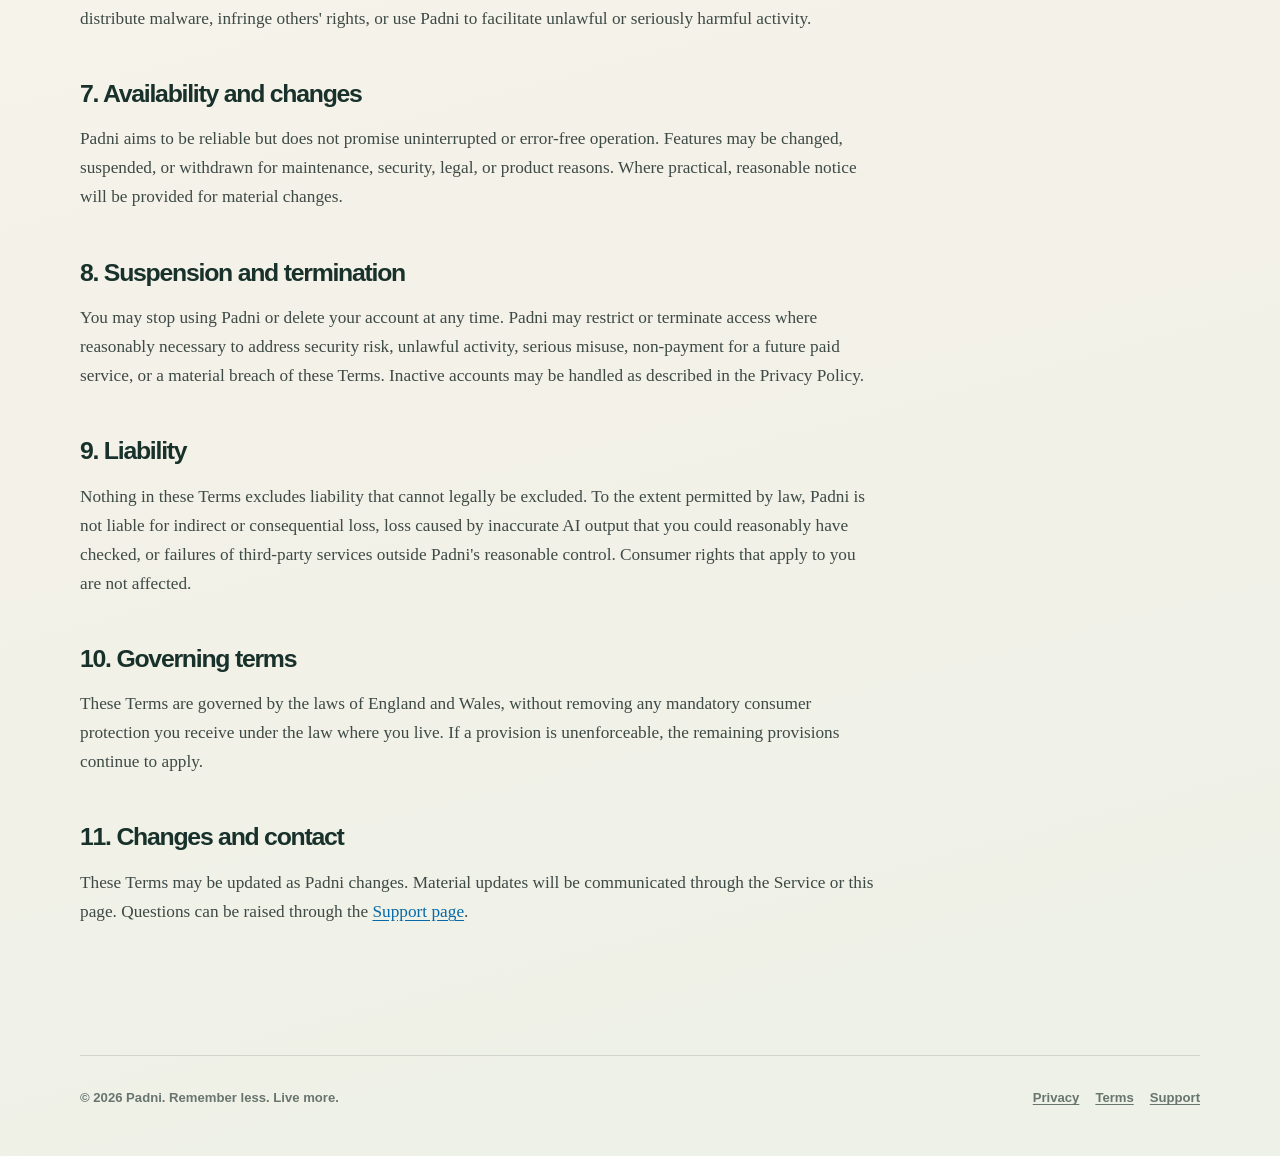
<file: terms/index.html>
<!doctype html>
<html lang="en-GB">
<head>
  <meta charset="utf-8" />
  <meta name="viewport" content="width=device-width, initial-scale=1" />
  <meta name="description" content="The terms that govern use of the Padni service." />
  <meta name="robots" content="index, follow" />
  <meta name="theme-color" content="#f4f1e8" />
  <meta property="og:title" content="Terms of Service | Padni" />
  <meta property="og:description" content="The terms that govern use of the Padni service." />
  <meta property="og:type" content="website" />
  <meta name="twitter:card" content="summary" />
  <title>Terms of Service | Padni</title>
  <link rel="canonical" href="https://padni.ai/terms/" />
  <link rel="icon" type="image/png" sizes="1024x1024" href="/padni-icon.png" />
  <link rel="shortcut icon" href="/favicon.ico" />
  <link rel="apple-touch-icon" sizes="180x180" href="/apple-touch-icon.png" />
  <script src="/theme.js"></script>
  <style>
    :root {
      color-scheme: light;
      --paper: #f4f1e8;
      --paper-bright: #fffdf7;
      --ink: #18312b;
      --ink-soft: #2f4841;
      --muted: #68756f;
      --line: rgba(24, 49, 43, .14);
      --blue: #1687d2;
      --blue-deep: #0869a8;
      --green: #3d9b69;
      --green-soft: #dce9dc;
      --orange: #e97e45;
      --yellow: #f3c95d;
      --shadow: 0 28px 80px rgba(42, 62, 54, .13);
      --display: "Avenir Next", "Trebuchet MS", sans-serif;
      --body: "Iowan Old Style", "Palatino Linotype", Palatino, Georgia, serif;
    }
    * { box-sizing: border-box; }
    html { scroll-behavior: smooth; }
    body {
      margin: 0;
      color: var(--ink);
      background:
        radial-gradient(circle at 6% 3%, rgba(22, 135, 210, .14), transparent 28rem),
        radial-gradient(circle at 94% 13%, rgba(233, 126, 69, .14), transparent 26rem),
        linear-gradient(165deg, var(--paper-bright), var(--paper) 62%, #edf1e7);
      font: 1.08rem/1.68 var(--body);
      min-height: 100vh;
    }
    a { color: var(--blue-deep); text-underline-offset: .18em; }
    a:focus-visible { outline: 3px solid rgba(11, 134, 232, .35); outline-offset: 4px; border-radius: .35rem; }
    body > header {
      width: min(1120px, calc(100% - 2rem));
      margin: 0 auto;
      min-height: 5.5rem;
      display: flex;
      align-items: center;
      justify-content: space-between;
      gap: 1.5rem;
      font-family: var(--display);
      position: relative;
      z-index: 10;
    }
    .wordmark {
      display: inline-flex;
      align-items: center;
      gap: .65rem;
      color: var(--ink);
      text-decoration: none;
      font-size: 1.45rem;
      font-weight: 800;
      letter-spacing: -.04em;
    }
    .wordmark img { width: 2.15rem; height: 2.15rem; border-radius: .7rem; box-shadow: 0 8px 22px rgba(11, 134, 232, .22); }
    .wordmark i { width: .55rem; height: .55rem; border-radius: 50%; background: var(--green); box-shadow: 0 0 0 .25rem rgba(47, 196, 101, .14); }
    nav { display: flex; align-items: center; gap: 1.25rem; font-size: .92rem; font-weight: 700; }
    nav a { color: var(--ink); text-decoration: none; }
    .nav-cta, .button {
      display: inline-flex;
      align-items: center;
      justify-content: center;
      border-radius: 999px;
      padding: .7rem 1.05rem;
      background: var(--ink);
      color: white;
      text-decoration: none;
      font-family: var(--display);
      font-weight: 750;
      transition: transform .2s ease, box-shadow .2s ease, background .2s ease;
    }
    .nav-cta:hover, .button:hover { transform: translateY(-2px); box-shadow: 0 12px 28px rgba(24, 49, 43, .2); }
    main { width: min(1120px, calc(100% - 2rem)); margin: 0 auto; }
    .hero { padding: clamp(4.2rem, 10vw, 8.5rem) 0 5rem; max-width: 60rem; }
    .home-hero {
      min-height: min(840px, calc(100vh - 5.5rem));
      max-width: none;
      padding: clamp(3.2rem, 7vw, 6.8rem) 0 clamp(5rem, 9vw, 8rem);
      display: grid;
      grid-template-columns: minmax(0, 1.08fr) minmax(21rem, .92fr);
      align-items: center;
      gap: clamp(2.5rem, 6vw, 6rem);
    }
    .home-hero > * { min-width: 0; }
    .hero-copy { position: relative; z-index: 2; animation: rise-in .75s both; }
    .eyebrow {
      display: inline-flex;
      border: 1px solid rgba(11, 134, 232, .26);
      background: rgba(255, 255, 255, .62);
      color: var(--blue-deep);
      border-radius: 999px;
      padding: .42rem .75rem;
      font: 750 .76rem/1 var(--display);
      letter-spacing: .08em;
      text-transform: uppercase;
    }
    h1, h2, h3 { font-family: var(--display); letter-spacing: -.05em; line-height: 1.06; }
    h1 { margin: 1.15rem 0 1.25rem; font-size: clamp(3.3rem, 9vw, 7.4rem); max-width: 10ch; }
    .home-hero h1 { font-size: clamp(3.8rem, 7.4vw, 7rem); max-width: 11ch; }
    .home-hero h1 em {
      color: var(--blue-deep);
      font-family: var(--body);
      font-weight: 500;
      letter-spacing: -.055em;
    }
    .hero p { max-width: 42rem; margin: 0; color: var(--muted); font-size: clamp(1.25rem, 2vw, 1.55rem); }
    .home-hero p { max-width: 35rem; color: var(--ink-soft); }
    .hero-actions { display: flex; gap: .8rem; flex-wrap: wrap; margin-top: 2rem; }
    .button { padding: .82rem 1.25rem; }
    .button.secondary { color: var(--ink); background: rgba(255, 255, 255, .7); border: 1px solid var(--line); }
    .story-link { align-self: center; color: var(--ink-soft); font: 750 .9rem/1.3 var(--display); text-decoration-thickness: 1px; }
    .headspace-scene {
      position: relative;
      min-height: 35rem;
      display: grid;
      place-items: center;
      animation: rise-in .85s .12s both;
    }
    .headspace-scene::before {
      content: "";
      position: absolute;
      width: min(31rem, 90%);
      aspect-ratio: 1;
      border-radius: 50%;
      background:
        radial-gradient(circle at 35% 28%, rgba(255,255,255,.9), transparent 24%),
        linear-gradient(145deg, #cfe5f3, #e4ead2 58%, #f4d8c3);
      box-shadow: inset 0 0 0 1px rgba(255,255,255,.7), 0 40px 90px rgba(49,77,66,.15);
    }
    .life-stack { position: relative; width: min(27rem, 92%); z-index: 1; }
    .stack-label {
      display: inline-flex;
      align-items: center;
      gap: .55rem;
      margin: 0 0 .75rem 1rem;
      padding: .45rem .7rem;
      border-radius: 999px;
      color: var(--ink-soft);
      background: rgba(255,255,255,.74);
      font: 750 .73rem/1 var(--display);
      letter-spacing: .06em;
      text-transform: uppercase;
      box-shadow: 0 10px 30px rgba(49,77,66,.1);
    }
    .stack-label::before { content: ""; width: .5rem; height: .5rem; border-radius: 50%; background: var(--green); box-shadow: 0 0 0 .22rem rgba(61,155,105,.15); }
    .life-card {
      position: relative;
      padding: 1.25rem 1.35rem;
      border: 1px solid rgba(255,255,255,.9);
      border-radius: 1.6rem;
      background: rgba(255,253,247,.88);
      box-shadow: 0 20px 55px rgba(49,77,66,.15);
      backdrop-filter: blur(16px);
    }
    .life-card + .life-card { margin-top: -.25rem; }
    .life-card:nth-of-type(2) { margin-left: 2.2rem; transform: rotate(1.6deg); }
    .life-card:nth-of-type(3) { margin-right: 1.6rem; transform: rotate(-1.2deg); }
    .life-card small { display: block; color: var(--muted); font: 700 .72rem/1.2 var(--display); letter-spacing: .06em; text-transform: uppercase; }
    .life-card strong { display: block; margin: .35rem 0 .25rem; font: 800 1.05rem/1.25 var(--display); letter-spacing: -.025em; }
    .life-card p { margin: 0; color: var(--muted); font-size: .94rem; line-height: 1.45; }
    .handled { display: inline-flex; align-items: center; gap: .35rem; margin-top: .65rem; color: #287d52; font: 750 .75rem/1 var(--display); }
    .handled::before { content: "\2713"; display: grid; place-items: center; width: 1.05rem; height: 1.05rem; color: white; background: var(--green); border-radius: 50%; font-size: .7rem; }
    .section { padding: clamp(5rem, 10vw, 9rem) 0; }
    .section-heading { max-width: 53rem; }
    .section-heading h2 { margin: 1rem 0 1.25rem; font-size: clamp(2.7rem, 6vw, 5.6rem); }
    .section-heading p { max-width: 43rem; margin: 0; color: var(--muted); font-size: clamp(1.16rem, 2vw, 1.4rem); }
    .problem { border-top: 1px solid var(--line); }
    .problem .section-heading h2 { max-width: 13ch; }
    .load-list {
      margin-top: 3rem;
      display: grid;
      grid-template-columns: repeat(4, 1fr);
      gap: .7rem;
    }
    .load-list span {
      min-height: 7rem;
      display: flex;
      align-items: flex-end;
      padding: 1rem;
      border: 1px solid rgba(255,255,255,.8);
      border-radius: 1.2rem;
      background: rgba(255,255,255,.5);
      color: var(--ink-soft);
      font: 750 .92rem/1.25 var(--display);
    }
    .load-list span:nth-child(3n+1) { background: rgba(220,233,220,.62); }
    .load-list span:nth-child(3n+2) { background: rgba(207,229,243,.58); }
    .load-list span:nth-child(3n) { background: rgba(244,216,195,.52); }
    .moments { width: 100vw; margin-left: calc(50% - 50vw); padding-inline: max(1rem, calc((100vw - 1120px) / 2)); background: #fdfbf5; border-block: 1px solid var(--line); }
    .moments-grid { display: grid; grid-template-columns: repeat(2, 1fr); gap: 1rem; margin-top: 3rem; }
    .moment {
      min-height: 21rem;
      display: flex;
      flex-direction: column;
      justify-content: space-between;
      border-radius: 2rem;
      padding: clamp(1.5rem, 4vw, 2.5rem);
      overflow: hidden;
      position: relative;
    }
    .moment::after { content: ""; position: absolute; width: 13rem; height: 13rem; right: -4rem; bottom: -5rem; border-radius: 50%; border: 2.4rem solid rgba(255,255,255,.25); }
    .moment:nth-child(1) { background: #dce9dc; }
    .moment:nth-child(2) { background: #d7eaf5; }
    .moment:nth-child(3) { background: #f5ddca; }
    .moment:nth-child(4) { background: #efe5b9; }
    .moment-number { color: rgba(24,49,43,.58); font: 800 .75rem/1 var(--display); letter-spacing: .08em; }
    .moment h3 { position: relative; z-index: 1; max-width: 12ch; margin: 2.5rem 0 .8rem; font-size: clamp(1.9rem, 3vw, 2.8rem); }
    .moment p { position: relative; z-index: 1; max-width: 30rem; margin: 0; color: var(--ink-soft); }
    .how-grid { display: grid; grid-template-columns: repeat(3, 1fr); gap: 1rem; margin-top: 3rem; }
    .how-card { padding: 1.6rem; border-top: 1px solid var(--line); }
    .how-card .number { color: var(--orange); font: 800 .75rem/1 var(--display); letter-spacing: .08em; }
    .how-card h3 { margin: 2.2rem 0 .75rem; font-size: 1.8rem; }
    .how-card p { margin: 0; color: var(--muted); }
    .personal {
      display: grid;
      grid-template-columns: 1fr 1fr;
      gap: clamp(2rem, 7vw, 6rem);
      align-items: center;
      margin: 2rem 0 0;
      padding: clamp(2.2rem, 6vw, 5rem);
      border-radius: 2.6rem;
      color: white;
      background:
        radial-gradient(circle at 92% 10%, rgba(61,155,105,.33), transparent 24rem),
        radial-gradient(circle at 5% 95%, rgba(22,135,210,.2), transparent 22rem),
        #18312b;
      box-shadow: var(--shadow);
    }
    .personal h2 { max-width: 10ch; margin: .9rem 0 1rem; font-size: clamp(2.7rem, 5vw, 4.8rem); }
    .personal p { color: #cbd8d3; }
    .learning-list { display: grid; gap: .85rem; }
    .learning-item { padding: 1rem 1.1rem; border: 1px solid rgba(255,255,255,.14); border-radius: 1.2rem; background: rgba(255,255,255,.07); }
    .learning-item strong { display: block; font: 780 1rem/1.3 var(--display); }
    .learning-item span { color: #b8c8c2; font-size: .94rem; }
    .motivation {
      display: grid;
      grid-template-columns: 1.15fr .85fr;
      gap: clamp(2rem, 7vw, 6rem);
      align-items: center;
      padding: clamp(5rem, 10vw, 8rem) 0;
    }
    .motivation h2 { max-width: 12ch; margin: 1rem 0; font-size: clamp(2.7rem, 5vw, 4.8rem); }
    .motivation p { max-width: 39rem; margin: 0; color: var(--muted); font-size: 1.16rem; }
    .progress-token {
      width: min(20rem, 78vw);
      aspect-ratio: 1;
      justify-self: center;
      display: grid;
      place-items: center;
      position: relative;
      border-radius: 50%;
      background: linear-gradient(145deg, #f3c95d, #eda85c);
      box-shadow: inset 0 0 0 1.1rem rgba(255,255,255,.28), 0 30px 70px rgba(129,91,44,.17);
      transform: rotate(3deg);
    }
    .progress-token::before, .progress-token::after { content: ""; position: absolute; border-radius: 50%; border: 1px dashed rgba(24,49,43,.28); }
    .progress-token::before { inset: 1.7rem; }
    .progress-token::after { inset: 3rem; border-style: solid; border-color: rgba(255,255,255,.42); }
    .progress-token div { position: relative; z-index: 1; max-width: 10rem; text-align: center; font-family: var(--display); }
    .progress-token strong { display: block; font-size: clamp(3.6rem, 8vw, 5.8rem); letter-spacing: -.07em; line-height: .9; }
    .progress-token span { display: block; margin-top: .7rem; font-size: .78rem; font-weight: 800; line-height: 1.25; letter-spacing: .07em; text-transform: uppercase; }
    .trust {
      display: grid;
      grid-template-columns: .9fr 1.1fr;
      gap: clamp(2rem, 7vw, 6rem);
      align-items: start;
      margin: 0;
      padding: clamp(5rem, 10vw, 9rem) 0;
      border-radius: 0;
      color: var(--ink);
      background: none;
    }
    .trust h2 { max-width: 12ch; font-size: clamp(2.6rem, 5vw, 4.6rem); margin: 1rem 0; }
    .trust-copy { padding-top: 2.2rem; }
    .trust p { color: var(--muted); max-width: 48rem; }
    .trust a { color: var(--blue-deep); }
    .trust-note { margin-top: 1.5rem; padding: 1rem 1.1rem; border-left: 3px solid var(--green); background: rgba(220,233,220,.5); }
    .final-cta {
      width: 100vw;
      margin-left: calc(50% - 50vw);
      padding: clamp(5.5rem, 11vw, 9rem) max(1rem, calc((100vw - 1120px) / 2));
      text-align: center;
      background: #d7eaf5;
      border-top: 1px solid rgba(24,49,43,.08);
    }
    .final-cta h2 { max-width: 12ch; margin: 0 auto 1rem; font-size: clamp(3rem, 7vw, 6.2rem); }
    .final-cta p { max-width: 36rem; margin: 0 auto 2rem; color: var(--ink-soft); font-size: 1.22rem; }
    @keyframes rise-in { from { opacity: 0; transform: translateY(24px); } to { opacity: 1; transform: translateY(0); } }
    .document { max-width: 800px; padding: 4.5rem 0 7rem; }
    .document-header { padding-bottom: 2.5rem; border-bottom: 1px solid var(--line); margin-bottom: 2.5rem; }
    .document h1 { font-size: clamp(2.8rem, 7vw, 5.6rem); max-width: none; }
    .document h2 { margin: 3rem 0 .8rem; font-size: 1.55rem; }
    .document h3 { margin: 1.8rem 0 .5rem; font-size: 1.16rem; }
    .document p, .document li { color: #3e4a46; }
    .document li + li { margin-top: .5rem; }
    .meta { color: var(--muted); font: 650 .9rem/1.5 var(--display); }
    .notice { border-left: 4px solid var(--blue); padding: .5rem 0 .5rem 1.15rem; margin: 2rem 0; }
    .support-grid { display: grid; grid-template-columns: repeat(2, 1fr); gap: 1rem; margin: 2rem 0; }
    .support-card { border: 1px solid var(--line); background: rgba(255,255,255,.58); border-radius: 1.4rem; padding: 1.3rem; }
    .support-card h2 { margin-top: 0; font-size: 1.25rem; }
    footer {
      width: min(1120px, calc(100% - 2rem));
      margin: 0 auto;
      padding: 2rem 0 3rem;
      border-top: 1px solid var(--line);
      display: flex;
      justify-content: space-between;
      gap: 1rem;
      color: var(--muted);
      font: 650 .82rem/1.5 var(--display);
    }
    footer div { display: flex; gap: 1rem; flex-wrap: wrap; }
    footer a { color: inherit; }
    @media (max-width: 760px) {
      body > header { align-items: flex-start; padding-top: 1.1rem; }
      nav { justify-content: flex-end; flex-wrap: wrap; gap: .7rem 1rem; }
      nav a:not(.nav-cta) { display: none; }
      .hero { padding-top: 4rem; }
      .home-hero { min-height: 0; grid-template-columns: 1fr; padding-top: 3.8rem; }
      .home-hero h1 { font-size: clamp(3.15rem, 15vw, 4.8rem); }
      .headspace-scene { min-height: 30rem; }
      .life-card:nth-of-type(2), .life-card:nth-of-type(3) { margin-inline: 0; }
      .load-list { grid-template-columns: repeat(2, 1fr); }
      .load-list span { min-height: 6rem; }
      .moments-grid, .how-grid, .personal, .motivation, .trust, .support-grid { grid-template-columns: 1fr; }
      .moment { min-height: 17rem; }
      .personal { border-radius: 1.8rem; }
      .trust-copy { padding-top: 0; }
      footer { flex-direction: column; }
    }
    @media (prefers-reduced-motion: reduce) {
      html { scroll-behavior: auto; }
      *, *::before, *::after { animation-duration: .01ms !important; animation-iteration-count: 1 !important; transition: none !important; }
    }
  </style>
  <link rel="stylesheet" href="/theme.css" />
</head>
<body class="legal terms">
  <header>
      <a class="wordmark" href="../" aria-label="Padni home">
        <img src="../padni-icon.png" alt="" />
        <span>Padni</span><i aria-hidden="true"></i>
      </a>
      <nav aria-label="Main navigation">
        <a href="../#how-it-helps">How it helps</a>
        <a href="../#moments">Everyday moments</a>
        <a href="../privacy">Privacy</a>
        <button class="theme-toggle" type="button" data-theme-toggle>
          <span class="theme-toggle__icon" aria-hidden="true"></span>
          <span class="theme-toggle__label" data-theme-label>Dark</span>
        </button>
        <a class="nav-cta" href="https://app.padni.ai">Open Padni Web</a>
      </nav>
    </header>
  <main>
    <article class="document">
      <header class="document-header">
        <span class="eyebrow">Legal</span>
        <h1>Terms of Service</h1>
        <p class="meta">Effective and last updated: 21 July 2026</p>
      </header>
      <p>These Terms govern your use of the Padni mobile apps, web app, and connected services (the "Service"). By creating an account or using the Service, you agree to these Terms.</p>

      <h2>1. What Padni provides</h2>
      <p>Padni is an AI-assisted productivity service for conversations, tasks, projects, reminders, workflows, calendars, selected email actions, and related life admin. Features can change as the Service develops.</p>

      <h2>2. Accounts and security</h2>
      <p>You must provide accurate account information, keep your credentials secure, and tell Padni support if you believe your account has been compromised. You are responsible for activity performed through your account unless caused by Padni's failure to use reasonable safeguards.</p>

      <h2>3. AI and automated actions</h2>
      <div class="notice"><strong>Padni can make mistakes.</strong> Review important dates, recipients, bookings, financial information, and other consequential details before relying on them.</div>
      <p>Padni is not an emergency service and does not provide medical, legal, financial, or other regulated professional advice. Connected-service actions are performed from your instructions and available context, but provider outages, ambiguous language, or model errors can produce an unexpected result.</p>

      <h2>4. Connected services</h2>
      <p>You may authorise Padni to access third-party services such as Google or Microsoft. Your use of those services remains subject to their terms. You can disconnect an integration in Settings, although previously created events or completed actions remain with the third-party service.</p>

      <h2>5. Your content</h2>
      <p>You retain ownership of content you provide. You give Padni a limited permission to host, process, reproduce, and transform that content only as needed to provide, secure, and improve the Service. You confirm that you have the right to provide the content and instruct Padni to process it.</p>

      <h2>6. Acceptable use</h2>
      <p>You must not misuse the Service, interfere with its operation, attempt unauthorised access, evade security controls, distribute malware, infringe others' rights, or use Padni to facilitate unlawful or seriously harmful activity.</p>

      <h2>7. Availability and changes</h2>
      <p>Padni aims to be reliable but does not promise uninterrupted or error-free operation. Features may be changed, suspended, or withdrawn for maintenance, security, legal, or product reasons. Where practical, reasonable notice will be provided for material changes.</p>

      <h2>8. Suspension and termination</h2>
      <p>You may stop using Padni or delete your account at any time. Padni may restrict or terminate access where reasonably necessary to address security risk, unlawful activity, serious misuse, non-payment for a future paid service, or a material breach of these Terms. Inactive accounts may be handled as described in the Privacy Policy.</p>

      <h2>9. Liability</h2>
      <p>Nothing in these Terms excludes liability that cannot legally be excluded. To the extent permitted by law, Padni is not liable for indirect or consequential loss, loss caused by inaccurate AI output that you could reasonably have checked, or failures of third-party services outside Padni's reasonable control. Consumer rights that apply to you are not affected.</p>

      <h2>10. Governing terms</h2>
      <p>These Terms are governed by the laws of England and Wales, without removing any mandatory consumer protection you receive under the law where you live. If a provision is unenforceable, the remaining provisions continue to apply.</p>

      <h2>11. Changes and contact</h2>
      <p>These Terms may be updated as Padni changes. Material updates will be communicated through the Service or this page. Questions can be raised through the <a href="../support">Support page</a>.</p>
    </article>
    </main>
  <footer>
    <span>&copy; 2026 Padni. Remember less. Live more.</span>
    <div><a href="../privacy">Privacy</a><a href="../terms">Terms</a><a href="../support">Support</a></div>
  </footer>
</body>
</html>
</file>
<file: styles.css>
*{box-sizing:border-box}html{scroll-behavior:smooth}body{margin:0;color:#243e55;background:#fafaf6;font:16px/1.6 "Avenir Next",Avenir,-apple-system,BlinkMacSystemFont,"Segoe UI",sans-serif}h1,h2,h3,p{margin:0}h1,h2,h3{font-weight:400}a{color:inherit;text-underline-offset:5px}button,a{-webkit-tap-highlight-color:transparent}a:focus-visible,button:focus-visible{outline:3px solid #a66c30;outline-offset:5px}.serif,h1,h2{font-family:"Iowan Old Style",Charter,Georgia,serif}h1{font-size:clamp(48px,5.9vw,86px);line-height:1.03;letter-spacing:-.045em}h2{font-size:clamp(34px,3.5vw,52px);line-height:1.12;letter-spacing:-.035em}.wrap{max-width:1220px;margin:auto;padding:0 56px}.site-nav{height:100px;display:flex;align-items:center;justify-content:space-between;gap:30px}.logo{text-decoration:none;display:flex;align-items:center;gap:11px;font:30px "Iowan Old Style",Georgia,serif;letter-spacing:-1px}.logo img{width:32px;height:32px;border-radius:8px}.nav-links{display:flex;gap:28px;align-items:center;font-size:14px}.nav-links a{text-decoration:none}.button{display:inline-flex;align-items:center;justify-content:center;text-decoration:none;background:#254763;color:white;min-height:48px;padding:12px 23px;font-size:14px;border:1px solid #254763;border-radius:3px}.button.light{background:#f8f8f0;color:#254763;border-color:#f8f8f0}.text-link{font-size:14px}.eyebrow{text-transform:uppercase;letter-spacing:.16em;font-size:12px;font-weight:600}.lead{font-size:18px;line-height:1.7;color:#5d6b75;max-width:440px}.actions{display:flex;align-items:center;gap:25px;flex-wrap:wrap}.fine{font-size:12px;color:#6b7881}.line{border-top:1px solid #ccd3d7}.footer{padding:30px 0;display:flex;justify-content:space-between;gap:25px;font-size:13px}.footer div{display:flex;gap:24px}.section{padding:86px 0}.section-title{display:grid;grid-template-columns:1fr 1fr;gap:60px;align-items:start;margin-bottom:45px}.section-title p{max-width:410px;color:#61717d}.row-list{margin-top:26px}.row{display:flex;gap:16px;padding:17px 0;border-bottom:1px solid #dce2e5;align-items:center}.row .check{width:17px;height:17px;border:1px solid #b4c1c9;border-radius:4px;flex-shrink:0}.row small{display:block;color:#78838d;font-size:12px}.row b{font-size:14px;font-weight:500}.row em{margin-left:auto;font-size:12px;font-style:normal;color:#668092}.app-window{background:#eaf1f7;border:1px solid #c9d6e1;border-radius:9px;overflow:hidden;color:#263b4b}.window-bar{display:flex;align-items:center;justify-content:center;position:relative;font-size:11px;height:31px;background:#f7f9fb;border-bottom:1px solid #d6dfe6;color:#87939c}.window-bar span{position:absolute;left:12px;letter-spacing:3px;color:#bcc7cf}.app-body{display:flex;min-height:340px}.app-sidebar{width:140px;background:#284965;color:#e9eff3;padding:23px 16px;flex-shrink:0}.app-sidebar .serif{font-size:23px;margin-bottom:25px}.app-sidebar div:not(:first-child){font-size:12px;padding:9px 8px;margin:4px 0}.app-sidebar .selected{background:#ffffff16;border-radius:4px}.app-main{padding:23px;flex:1}.app-main h3{font:30px "Iowan Old Style",Georgia,serif;letter-spacing:-1px}.app-main>p{font-size:11px;color:#6f8392;margin:6px 0 19px}.app-panels{display:grid;grid-template-columns:1fr 1fr;gap:14px}.app-panel{background:#fbfcfd;border:1px solid #dce4e9;border-radius:7px;padding:16px}.app-panel h4{font:21px Georgia,serif;margin:0 0 12px}.app-panel .row{padding:11px 0}.app-panel .row b{font-size:11px}.app-panel .row small,.app-panel .row em{font-size:10px}.app-panel .row .check{width:13px;height:13px}.event{display:grid;grid-template-columns:35px 1fr;font-size:11px;gap:8px;padding:10px 0}.event span{color:#708493}.event strong{font-weight:500}.gap{font-size:10px;color:#50819d;padding:6px 0 6px 43px}.evening{padding:12px;background:#f1eee4;margin-top:12px;font:15px Georgia,serif;border-left:2px solid #c7ba8a}.three{display:grid;grid-template-columns:repeat(3,1fr);gap:40px}.three article{padding-top:22px;border-top:1px solid #b8c5ce}.three h3{font:26px/1.2 "Iowan Old Style",Georgia,serif;margin:20px 0 12px}.three p{color:#63737e;font-size:15px}.closing{display:flex;justify-content:space-between;gap:40px;align-items:center;padding:50px 0}.closing h2{font-size:38px}.availability{display:flex;gap:20px;flex-wrap:wrap;font-size:13px;margin-top:18px}
/* Editorial */
.editorial{background:#f9f8f3}.editorial .site-nav{border-bottom:1px solid #aebdc7}.editorial .hero{display:grid;grid-template-columns:1.03fr 1fr;gap:75px;padding:74px 0 65px;align-items:center}.editorial .hero h1{margin:25px 0}.editorial .hero .lead{margin:25px 0 30px}.editorial .hero h1 em{font-weight:400;color:#6a879b}.day-sheet{background:#e7eef2;padding:30px 32px 20px;position:relative}.day-sheet .sheet-heading{display:flex;justify-content:space-between;align-items:center;border-bottom:1px solid #aebdc8;padding-bottom:17px;font-size:12px}.day-sheet h3{font:36px Georgia,serif;letter-spacing:-1px;margin-top:25px}.day-sheet>p{font-size:14px;color:#6b7c88;margin:6px 0 15px}.day-sheet .row{border-color:#c4d0d8}.day-sheet .row b{font-size:15px}.day-sheet .quiet-note{margin:25px 0 0;padding:20px 0 8px;border-top:1px solid #aebdc8;font:23px/1.4 "Iowan Old Style",Georgia,serif}.sheet-caption{display:flex;justify-content:space-between;font-size:11px;margin-top:15px;color:#6c7e8b}.editorial .intro-strip{display:flex;align-items:center;gap:40px;padding:23px 0;border-top:1px solid #aebdc7;border-bottom:1px solid #aebdc7;font-size:13px}.intro-strip .serif{font-size:22px;flex:1}.editorial .blue-section{background:#e6edf2}.editorial .split-detail{display:grid;grid-template-columns:1fr 1fr;gap:80px;align-items:center}.editorial .split-detail h2{margin:18px 0}.editorial .split-detail p{color:#61717d;margin-bottom:25px}.editorial .conversation{background:#f9fafb;padding:30px;border-left:3px solid #b7c9d5}.conversation .speaker{font-size:12px;text-transform:uppercase;letter-spacing:.08em;margin-bottom:10px}.conversation p{font:23px/1.45 "Iowan Old Style",Georgia,serif}.conversation .reply{border-top:1px solid #dae0e3;margin-top:23px;padding-top:23px}
/* Product-led */
.product{background:#fff}.product .site-nav{height:86px}.product .logo{font-family:"Avenir Next",sans-serif;font-size:26px;font-weight:600;letter-spacing:-1px}.product .hero{background:#eaf2f9;text-align:center;padding:62px 0 0}.product .hero h1{max-width:800px;margin:17px auto 23px;font-size:clamp(48px,5.6vw,76px)}.product .hero .lead{max-width:560px;margin:0 auto 25px}.product .hero .actions{justify-content:center}.product .hero .fine{margin:13px 0 37px}.product .app-window{max-width:1000px;margin:auto;text-align:left;border-radius:9px 9px 0 0;border-bottom:0;box-shadow:0 12px 50px #234d6810}.product .app-body{min-height:330px}.product .app-sidebar{width:165px}.product .app-main{padding:22px 28px}.product .app-main h3{font-size:33px}.product .app-panels{grid-template-columns:1fr 1fr 1fr}.product .app-panel .row b{font-size:12px}.product .app-panel .row small{font-size:11px}.product .app-panel.chat{display:flex;flex-direction:column;background:#f2f7fb;border:0}.chat p{font-size:12px;line-height:1.6}.chat .message{background:#e4edf4;padding:12px;margin:12px 0 18px}.chat .composer{margin-top:auto;padding:12px;border:1px solid #d4e0e8;background:white;color:#7a8f9d;font-size:12px;border-radius:5px}.product .benefit-line{padding:23px 0;background:#254763;color:#e4edf3;text-align:center;font-size:14px;letter-spacing:.02em}.product .section-title{align-items:end}.product .three article{border-top:2px solid #b5ccdf}.product .three .number{font-size:13px;color:#547b98}.product .download-block{background:#eef3f7;padding:48px;display:grid;grid-template-columns:1.1fr 1fr;gap:70px;align-items:center}.download-block p{margin:18px 0 25px;color:#63737e}.mini-tasks{background:white;border:1px solid #d0dce5;border-radius:8px;padding:22px}.mini-tasks h3{font:27px Georgia,serif}.product .trust{padding:55px 0;display:grid;grid-template-columns:1fr 1.5fr;gap:60px}.trust h3{font:27px Georgia,serif}.trust p{color:#63737e;font-size:15px}
/* Personal */
.personal{background:#f7f5e9;color:#263e58}.personal .site-nav{height:92px}.personal .hero{display:grid;grid-template-columns:1.03fr 1fr;min-height:630px}.personal .hero-copy{background:#263f59;color:#f6f3e5;padding:70px max(45px,calc((100vw - 1110px)/2));padding-right:55px}.personal .hero h1{font-size:clamp(51px,5.8vw,81px);margin:23px 0 28px;max-width:570px}.personal .hero h1 em{color:#e6d98f;font-weight:400}.personal .hero .lead{color:#d1dbe2;font-size:17px;max-width:380px;margin-bottom:30px}.personal .hero .fine{color:#b9c9d6;margin-top:17px}.personal .hero-scene{padding:50px;background:#e9dca0;display:flex;flex-direction:column;justify-content:center}.personal .scene-top{display:flex;justify-content:space-between;font-size:12px;padding-bottom:22px;border-bottom:1px solid #b3a777}.personal .conversation{padding:35px 0 0;max-width:450px}.personal .conversation p{font-size:28px}.personal .conversation .reply{border-color:#b9ae82}.personal .conversation .speaker{margin-top:3px}.personal .saved{background:#f7f4e5;margin-top:25px;padding:17px 20px;display:flex;align-items:center;gap:17px;font-size:14px}.saved small{display:block;color:#6d756c;font-size:12px}.personal .bridge{padding:34px 0;display:flex;justify-content:space-between;gap:30px;align-items:center;border-bottom:1px solid #bec3b9}.personal .bridge p{font:24px Georgia,serif;max-width:540px}.personal .story{display:grid;grid-template-columns:80px 1fr 1fr;gap:35px;padding:33px 0;border-top:1px solid #c6c8bd}.personal .story h3{font:32px/1.2 Georgia,serif;letter-spacing:-1px}.personal .story p{font-size:16px;color:#6c756e}.personal .story .eyebrow{padding-top:6px}.personal .bottom-band{background:#dde7ec}.personal .closing{padding:60px 0}.personal .section-title{margin-bottom:50px}.personal .section-title p{color:#6c756e}
@media(min-width:1500px){.personal .hero-copy{padding-left:calc((100vw - 1110px)/2)}}
@media(max-width:900px){.wrap{padding:0 28px}.editorial .hero{gap:35px}.personal .hero-copy{padding:45px 30px}.personal .hero-scene{padding:30px}.product .app-sidebar{width:120px}.product .app-panels{grid-template-columns:1fr 1fr}.product .chat{display:none!important}.section-title{gap:30px}.editorial .split-detail{gap:35px}.personal .story{grid-template-columns:40px 1fr 1fr;gap:22px}}
@media(max-width:600px){.wrap{padding:0 22px}.site-nav,.product .site-nav,.personal .site-nav{height:78px;gap:15px}.logo{font-size:27px}.logo img{width:28px;height:28px}.nav-links{gap:10px}.nav-links .optional{display:none}.nav-links .button{min-height:40px;padding:8px 14px;font-size:13px}.hero h1{font-size:53px}.editorial .hero{display:block;padding:38px 0 35px}.editorial .hero h1{margin:20px 0}.editorial .hero .lead{font-size:16px;margin:23px 0}.day-sheet{margin-top:38px;padding:23px}.day-sheet h3{font-size:30px}.day-sheet .row b{font-size:14px}.editorial .intro-strip{gap:15px;flex-wrap:wrap}.intro-strip .serif{flex-basis:100%}.section{padding:50px 0}.section-title,.editorial .split-detail{grid-template-columns:1fr;gap:22px;margin-bottom:30px}.three{grid-template-columns:1fr;gap:28px}.three h3{margin-top:12px}.closing{align-items:flex-start;flex-direction:column;gap:25px}.footer{flex-wrap:wrap;font-size:12px}.lead{font-size:16px}.product .hero{padding-top:35px}.product .hero h1{font-size:49px}.product .hero .lead{font-size:16px}.product .app-sidebar{display:none}.product .app-main{padding:18px 14px}.product .app-panels{grid-template-columns:1fr}.product .app-panel:nth-child(2){display:none}.product .app-body{min-height:300px}.product .benefit-line{font-size:12px;padding:18px 20px}.product .download-block{grid-template-columns:1fr;gap:28px;padding:26px}.product .trust{grid-template-columns:1fr;gap:15px;padding:35px 0}.personal .hero{grid-template-columns:1fr}.personal .hero-copy{padding:38px 24px 43px}.personal .hero h1{font-size:58px}.personal .hero-scene{padding:28px 24px 38px}.personal .conversation p{font-size:25px}.personal .bridge{flex-direction:column;align-items:flex-start;gap:18px}.personal .bridge p{font-size:22px}.personal .story{grid-template-columns:30px 1fr;gap:14px}.personal .story p{grid-column:2}.personal .story h3{font-size:28px}.personal .section-title{margin-bottom:30px}}
@media(prefers-reduced-motion:reduce){html{scroll-behavior:auto}}
</file>
<file: refinements.css>
.refined h1 em{font-weight:400}.refined .hero-copy{padding-top:56px;padding-bottom:55px}.refined .hero{min-height:580px}.refined .hero h1{font-size:clamp(52px,5.7vw,79px)}.refined .section-title .eyebrow{margin-bottom:20px}.real-product{margin:0;min-width:0}.real-product img{display:block;width:100%;height:auto;border:1px solid #bdcbd5;border-radius:5px}.real-product>a{display:block}.real-product figcaption{display:flex;justify-content:space-between;gap:20px;font-size:12px;color:#657581;margin-top:14px}.product-points{display:grid;grid-template-columns:repeat(3,1fr);gap:40px;margin-top:38px}.product-points article{border-top:1px solid #b9c3c7;padding-top:24px}.product-points h3{font:27px/1.2 "Iowan Old Style",Georgia,serif;margin:16px 0 12px;letter-spacing:-.5px}.product-points p{font-size:15px;color:#63737c;max-width:300px}.soft-story{background:#eae6d4;padding:60px 0}.two-col{display:grid;grid-template-columns:1fr 1fr;gap:75px;align-items:center}.two-col p:not(.eyebrow){margin-bottom:24px}.two-col .text-link{font-size:14px}.alongside-hero{background:#263f59;color:#f7f3e6;padding-top:40px}.alongside-top{display:grid;grid-template-columns:1.2fr 1fr;gap:85px;padding:15px 0 48px;align-items:end}.alongside-top h1{font-size:clamp(53px,5.8vw,80px);margin-top:23px}.alongside-top h1 em{color:#e6d98f}.alongside-intro{padding-bottom:5px}.alongside-intro>p{max-width:400px;font-size:18px;color:#d4dce2;line-height:1.7;margin-bottom:28px}.alongside-intro .text-link{color:#e5e9e9}.wide-product{background:#e9dca0;padding:20px 20px 0}.wide-product .real-product img{border:0;border-radius:3px 3px 0 0}.wide-product figcaption{background:#e9dca0;margin:0;padding:14px 1px;color:#3a4b52}.under-product{display:flex;justify-content:space-between;font-size:13px;border-bottom:1px solid #bbc4c6;padding:20px 0;color:#607480}.conversation-story h2{margin:22px 0;font-size:clamp(32px,3.3vw,45px)}.body-copy{color:#64747c;font-size:16px;max-width:430px}.warm-conversation{background:#e9dca0;padding:32px}.warm-conversation .speaker{font-size:12px;letter-spacing:.12em;margin-bottom:14px}.warm-conversation>p,.warm-conversation .reply p{font:26px/1.4 "Iowan Old Style",Georgia,serif}.warm-conversation .saved{margin:25px 0 14px}.warm-conversation .fine{font-size:11px}.warm-conversation .reply{border-top:1px solid #b4aa7d;padding-top:22px;margin-top:22px}.app-first .product-points{margin-top:65px}.everyday-hero{display:grid;grid-template-columns:1fr 1fr;gap:65px;align-items:center;padding:42px 0 56px}.everyday-copy h1{margin:24px 0;font-size:clamp(56px,6.6vw,89px)}.everyday-copy h1 em{color:#738a9b}.everyday-copy .lead{max-width:370px;margin-bottom:28px}.today-mat{background:#263f59;padding:24px;color:#f5f0da}.mat-label{display:flex;justify-content:space-between;gap:15px;font-size:10px;letter-spacing:.1em;margin-bottom:22px}.today-mat>p{font:25px/1.35 "Iowan Old Style",Georgia,serif;margin-top:22px}.screen-crop{position:relative;overflow:hidden;background:#e9f0f6}.screen-crop img{display:block;max-width:none;position:absolute;top:0}.today-crop{aspect-ratio:696/720}.today-crop img{width:183.908%;left:-32.184%;height:100%}.day-story{display:grid;grid-template-columns:1fr 1fr;gap:80px;align-items:center;padding:30px 0 60px}.story-copy h2{margin:20px 0}.story-copy>p:not(.eyebrow){color:#64747c;max-width:360px}.day-story.reverse{padding-top:60px;border-top:1px solid #c0c7c7}.reverse .story-copy{grid-column:2;grid-row:1}.reverse .task-mat{grid-column:1;grid-row:1}.task-mat{background:#dce7ec;padding:26px 65px 22px;text-align:center}.task-crop{aspect-ratio:330/560}.task-crop img{width:387.879%;left:-171.212%;height:auto;top:-26.071%}.task-mat>.fine{display:block;margin-top:17px}.full-picture{padding-top:55px;border-top:1px solid #c0c7c7}.refined .bottom-band{background:#e9dca0}.refined .section-title p{font-size:16px}.refined .section-title .eyebrow{font-size:12px}.refined .footer{padding-bottom:35px}
@media(max-width:900px){.alongside-top{gap:35px}.everyday-hero{gap:30px}.two-col,.day-story{gap:35px}.task-mat{padding:25px 35px}.today-mat{padding:18px}.mat-label{font-size:9px}}
@media(max-width:600px){.refined .hero-copy{padding:38px 24px 43px}.refined .hero h1{font-size:58px}.real-product{margin:0}.real-product figcaption{font-size:11px;gap:10px}.product-points{grid-template-columns:1fr;gap:25px;margin-top:30px}.product-points article{padding-top:20px}.product-points h3{font-size:26px;margin-top:12px}.product-points p{max-width:none}.two-col{grid-template-columns:1fr;gap:25px}.soft-story{padding:40px 0}.alongside-hero{padding-top:17px}.alongside-top{grid-template-columns:1fr;gap:24px;padding-bottom:32px}.alongside-top h1{font-size:58px;margin-top:20px}.alongside-intro>p{font-size:16px;margin-bottom:23px}.wide-product{padding:10px 10px 0;margin:0 -12px}.wide-product figcaption{font-size:10px;padding:10px 0}.under-product{font-size:11px;gap:18px}.under-product span:last-child{display:none}.warm-conversation{padding:25px}.warm-conversation>p,.warm-conversation .reply p{font-size:24px}.app-first .product-points{margin-top:40px}.everyday-hero{grid-template-columns:1fr;gap:35px;padding:25px 0 32px}.everyday-copy h1{font-size:64px}.everyday-copy .lead{font-size:16px}.today-mat{padding:20px}.mat-label{font-size:10px}.today-crop{aspect-ratio:696/630}.today-crop img{height:auto}.today-mat>p{font-size:24px}.day-story{grid-template-columns:1fr;gap:27px;padding:0 0 40px}.day-story.reverse{padding-top:40px}.reverse .story-copy,.reverse .task-mat{grid-column:auto;grid-row:auto}.task-mat{padding:24px 40px}.full-picture{padding-top:40px}.refined .section-title{gap:20px}.refined .closing h2{font-size:38px}}
/* Shared, product-like conversation treatment for fair comparison. */
.chat-demo{width:100%;min-width:0;background:#eff4f7;border:1px solid #cbd6de;border-radius:14px;overflow:hidden;color:#263f59;box-shadow:0 12px 35px #263f590b;text-align:left;font-family:"Avenir Next",Avenir,-apple-system,BlinkMacSystemFont,"Segoe UI",sans-serif}.chat-demo-header{display:flex;justify-content:space-between;align-items:center;gap:12px;padding:17px 20px;border-bottom:1px solid #d7e0e6;background:#f8fafb}.chat-identity{display:flex;gap:10px;align-items:center}.chat-identity img{height:33px;width:33px;border-radius:9px}.chat-identity strong{display:block;font-size:15px;font-weight:600;line-height:1.4}.chat-identity span{display:block;font-size:11px;color:#6c7d8b;margin-top:2px}.chat-example{font-size:10px;letter-spacing:.06em;text-transform:uppercase;color:#778995}.chat-messages{padding:22px 20px 20px;display:flex;flex-direction:column;gap:17px}.chat-turn{display:flex;flex-direction:column;max-width:88%;gap:5px}.chat-turn.from-you{align-self:flex-end;align-items:flex-end}.chat-turn.from-padni{align-self:flex-start;align-items:flex-start;max-width:94%}.chat-sender{font-size:10px;line-height:1.4;color:#6e818f;padding:0 3px}.chat-bubble{padding:12px 15px;font-size:14px;line-height:1.6;background:#fff;border:1px solid #d9e2e8;border-radius:13px 13px 13px 3px;color:#314859}.from-you .chat-bubble{background:#2c4c68;color:#f8fafb;border-color:#2c4c68;border-radius:13px 13px 3px 13px}.chat-task-result{margin-top:13px;border-top:1px solid #dbe3e8;padding-top:11px}.chat-task-heading{display:flex;gap:8px;align-items:center;font-size:12px;margin-bottom:8px}.chat-task-heading>span:first-child{color:#4d7970}.chat-task-heading strong{font-weight:600}.chat-task-heading>span:last-child{margin-left:auto;color:#81909a;font-size:10px}.chat-task-item{display:flex;gap:9px;align-items:center;font-size:12px;padding:6px 0;color:#526775}.chat-task-item>span{height:12px;width:12px;flex:0 0 12px;border:1px solid #bac9d3;border-radius:3px}.chat-composer-preview{display:flex;gap:12px;align-items:center;margin:0 16px 16px;padding:9px 10px 9px 14px;border:1px solid #d2dfe7;background:#fff;border-radius:9px;color:#899aa6;font-size:13px}.chat-composer-preview>span:first-child{font-size:20px;color:#7f9aad}.chat-send{margin-left:auto;border-radius:6px;background:#dae6ee;color:#4d728d;width:29px;height:29px;text-align:center;font-size:19px;line-height:29px}.personal.refined .hero-scene{padding:28px 38px}.personal.refined .scene-top{padding-bottom:16px;margin-bottom:20px}.conversation-story{align-items:center}.everyday-first .day-story{align-items:center}.chat-demo .chat-messages p{margin:0}.personal.refined .hero{min-height:650px}@media(min-width:1500px){.personal.refined .hero-scene{padding-left:60px;padding-right:60px}}@media(max-width:900px){.personal.refined .hero-scene{padding:25px}.chat-messages{padding:17px 15px}.chat-demo-header{padding:15px}.chat-bubble{font-size:13px;padding:11px 13px}}@media(max-width:600px){.personal.refined .hero-scene{padding:25px 20px 30px}.personal.refined .hero{min-height:0}.chat-demo{border-radius:12px}.chat-bubble{font-size:14px}.chat-turn{max-width:90%}.chat-turn.from-padni{max-width:96%}.chat-messages{padding:18px 13px;gap:16px}.chat-identity span{font-size:10px}.chat-example{font-size:9px}.chat-demo-header{padding:14px}.chat-task-item{font-size:11px}}
/* Show examples appropriate to the visitor's device, not scaled desktop screenshots. */
.phone-showcase,.phone-task-example,.mobile-primary{display:none!important}
@media(max-width:600px){
.desktop-product,.desktop-primary,.desktop-secondary,.everyday-first .today-mat,.everyday-first .task-mat{display:none!important}.mobile-primary{display:inline-flex!important}.personal .hero-copy .mobile-primary{background:#f7f3e6;color:#263f59;border-color:#f7f3e6}.personal .alongside-intro .mobile-primary{background:#f7f3e6;color:#263f59;border-color:#f7f3e6}.site-nav .mobile-primary{font-size:12px;padding:8px 11px;white-space:nowrap}.phone-showcase{display:block!important;color:#263f59;text-align:center;max-width:390px;margin:0 auto}.phone-showcase-title{margin-bottom:20px}.phone-showcase-title .eyebrow{font-size:10px}.phone-showcase-title h3{font:35px/1.1 "Iowan Old Style",Georgia,serif;letter-spacing:-1px;margin-top:13px}.phone-switch{display:inline-flex;gap:3px;background:#dce5e9;border:1px solid #cad7df;border-radius:8px;padding:4px;margin-bottom:20px}.phone-switch button{border:0;background:transparent;padding:9px 15px;border-radius:5px;font:13px "Avenir Next",sans-serif;color:#38536a;cursor:pointer}.phone-switch button[aria-pressed=true]{background:#fff;color:#243f59;box-shadow:0 1px 4px #1d3c5410}.phone-panel[hidden]{display:none!important}.phone-panel>img{display:block;width:100%;max-width:320px;height:auto;margin:auto;border:5px solid #27445c;border-radius:23px;box-shadow:0 12px 30px #263f5914}.phone-panel .chat-demo{max-width:350px;margin:auto;border:4px solid #27445c;border-radius:23px}.phone-panel .chat-identity span{font-size:10px}.phone-panel .chat-messages{padding:17px 11px}.phone-panel .chat-bubble{font-size:13px}.phone-caption{font-size:11px;color:#6b7f8c;margin:12px 0 18px}.phone-download{margin:0 auto 15px;font-size:13px;min-height:44px}.phone-task-example{display:block!important;background:#e9f0f6;border:1px solid #cad8e2;padding:24px;border-radius:14px}.phone-task-example h3{font:30px "Iowan Old Style",Georgia,serif;margin:13px 0 20px}.phone-task-example .row{align-items:flex-start}.phone-task-example .row .check{margin-top:6px}.phone-task-example .phone-caption{margin:20px 0 0}.app-first .wide-product{padding:24px 15px 5px}.app-first .wide-product .phone-showcase-title{display:none}.app-first .under-product{display:none}.everyday-first .everyday-hero>.phone-showcase{background:#e9dca0;padding:24px 15px 10px;width:100%}.everyday-first .everyday-hero>.phone-showcase .phone-showcase-title{display:none}.conversation-first .section-title{margin-bottom:30px}.refined .availability{display:flex;flex-direction:column;gap:10px;align-items:flex-start}.refined .availability a{display:inline-block;background:#263f59;color:#f8f6e9;text-decoration:none;padding:11px 17px;border-radius:4px;font-size:13px}.refined .closing>.mobile-primary{display:none!important}.refined .closing h2{font-size:36px}
}
/* Both platforms stay visible. Only their presentation order changes. */
.platform-examples{display:flex;flex-direction:column;gap:64px;min-width:0}.platform-example{min-width:0}.platform-examples .web-example{order:0}.platform-examples .mobile-example{order:1;background:#e6ecee;padding:40px 24px;border-radius:5px;color:#263f59}.platform-examples .desktop-product{display:block!important}.platform-heading{margin-bottom:24px;color:#263f59}.platform-heading h3{font:38px/1.15 "Iowan Old Style",Georgia,serif;letter-spacing:-1px;margin:14px 0}.platform-heading>p:last-child{font-size:15px;color:#657b89}.platform-examples .phone-showcase{display:block!important;color:#263f59;text-align:center;max-width:390px;margin:0 auto}.phone-showcase-title{margin-bottom:20px}.phone-showcase-title h3{font:35px/1.1 "Iowan Old Style",Georgia,serif;letter-spacing:-1px;margin-top:13px}.phone-switch{display:inline-flex;gap:3px;background:#dce5e9;border:1px solid #cad7df;border-radius:8px;padding:4px;margin-bottom:20px}.phone-switch button{border:0;background:transparent;padding:9px 15px;border-radius:5px;font:13px "Avenir Next",sans-serif;color:#38536a;cursor:pointer}.phone-switch button[aria-pressed=true]{background:#fff;color:#243f59;box-shadow:0 1px 4px #1d3c5410}.phone-panel[hidden]{display:none!important}.phone-panel>img{display:block;width:100%;max-width:290px;height:auto;margin:auto;border:5px solid #27445c;border-radius:23px;box-shadow:0 12px 30px #263f5914}.phone-panel .chat-demo{max-width:350px;margin:auto;border:4px solid #27445c;border-radius:23px}.phone-caption{font-size:11px;color:#6b7f8c;margin:12px 0 18px}.phone-download{margin:0 auto 15px;font-size:13px;min-height:44px}.app-first .wide-product{padding:28px 24px}.app-first .wide-product .phone-showcase-title{display:block}.everyday-first .desktop-secondary{display:block!important}.app-first .platform-examples .mobile-example{background:#f7f5e9}.platform-examples .real-product img{height:auto}.platform-examples .real-product figcaption{background:transparent}.app-first .alongside-hero{padding-bottom:28px}
@media(max-width:600px){.platform-examples{gap:42px}.platform-examples .mobile-example{order:0;padding:26px 14px 12px}.platform-examples .web-example{order:1}.platform-heading h3{font-size:31px}.platform-heading>p:last-child{font-size:14px}.platform-examples .desktop-product{display:block!important}.everyday-first .desktop-secondary{display:block!important}.platform-examples .real-product{margin:0}.platform-examples .real-product figcaption{flex-wrap:wrap}.platform-examples .real-product>a{position:relative}.platform-examples .real-product>a:after{content:'Tap to see full size ↗';position:absolute;bottom:7px;right:7px;font-size:10px;background:#263f59;color:#fff;border-radius:3px;padding:5px 7px}.app-first .wide-product{padding:20px 13px}.app-first .platform-examples .mobile-example{padding:10px 0;background:transparent}.app-first .wide-product .phone-showcase-title{display:block}.everyday-first .everyday-hero{padding-bottom:22px}.platform-examples .phone-showcase{width:100%}.platform-examples .phone-panel>img{max-width:290px}.platform-examples .phone-showcase-title .eyebrow{font-size:10px}}
.phone-switch button{padding:9px 12px}.phone-panel>img{object-fit:contain}.native-task-example img{display:block;width:100%;height:auto;border-radius:18px}.proactive-section{background:#263f59;color:#f8f4e7;padding:75px 0}.proactive-layout{display:grid;grid-template-columns:1fr 1fr;gap:70px;align-items:center}.proactive-copy h2{margin:22px 0;font-size:clamp(36px,3.9vw,52px)}.proactive-copy>p:not(.eyebrow):not(.fine){font-size:17px;color:#d3dce3;max-width:400px}.proactive-copy .fine{color:#b8c8d4;margin-top:24px}.notification-stack{display:flex;flex-direction:column;gap:16px}.padni-notification{background:#f1f2ed;color:#263f59;padding:18px 21px 20px;border-radius:20px}.notification-header{display:flex;gap:9px;align-items:center;margin-bottom:11px;font-size:11px;letter-spacing:.06em;color:#647889}.notification-header img{width:23px;height:23px;border-radius:6px}.notification-header span:last-child{margin-left:auto;letter-spacing:0}.padni-notification h3{font:600 15px/1.4 "Avenir Next",sans-serif;margin-bottom:4px}.padni-notification p{font:14px/1.6 "Avenir Next",sans-serif}.phone-panel .phone-caption{font-size:11px}@media(max-width:600px){.proactive-section{padding:44px 0}.proactive-layout{grid-template-columns:1fr;gap:30px}.proactive-copy h2{font-size:37px}.proactive-copy>p:not(.eyebrow):not(.fine){font-size:16px}.padni-notification{padding:17px 18px}.phone-switch button{font-size:12px;padding:9px 10px}.native-task-example{padding:12px!important;background:#263f59!important}.native-task-example .phone-caption{color:#d3dce3}}
.alongside-product-tour{background:#f7f5e9;padding:55px 0 0}.app-first .alongside-hero{padding-bottom:0}.app-first .alongside-product-tour .wide-product{background:#e9dca0}.app-first .proactive-section{background:#e9dca0;color:#263f59;border-top:1px solid #d0c48a}.app-first .proactive-copy>p:not(.eyebrow):not(.fine){color:#4e6271}.app-first .proactive-copy .fine{color:#687986}.app-first .padni-notification{background:#faf9f1}.conversation-first .proactive-section{border-top:1px solid #ffffff20}.proactive-section .proactive-copy h2{font-size:clamp(38px,4.3vw,58px)}@media(max-width:600px){.alongside-product-tour{padding-top:32px}.proactive-section .proactive-copy h2{font-size:40px}}
.household-hint{display:flex;gap:11px;align-items:flex-start;max-width:340px;margin:16px auto 23px!important;text-align:left;font:13px/1.55 "Avenir Next",sans-serif;color:#526977}.household-hint>span:first-child{font:24px/1 Georgia,serif;color:#385972;margin-top:2px}.household-hint strong{font-weight:600;color:#2c4a61}.native-capture-link{display:block;width:100%;max-width:290px;margin:auto;border-radius:23px;cursor:zoom-in}.phone-panel .native-capture-link img{display:block;width:100%;height:auto;border:5px solid #27445c;border-radius:23px;box-shadow:0 12px 30px #263f5914}.native-task-example .native-capture-link{max-width:none}.native-task-example .household-hint{color:#d3dce3}.native-task-example .household-hint strong,.native-task-example .household-hint>span:first-child{color:#f7f5e9}.phone-switch button{min-height:42px}.phone-switch button:focus-visible{outline:3px solid #a66c30;outline-offset:3px}.phone-showcase .phone-caption{margin-top:15px}.platform-examples{gap:52px}.site-nav .nav-links{min-width:0}.proactive-section{scroll-margin-top:24px}.phone-showcase .phone-download{margin-top:4px}.refined .footer a:hover,.refined .text-link:hover{color:#68869b}@media(max-width:600px){.platform-examples{gap:38px}.household-hint{font-size:13px;max-width:290px}.personal.refined .hero-scene{padding-top:24px}.personal.refined .scene-top{font-size:10px;gap:16px;line-height:1.5}.native-task-example .household-hint{padding:0 7px}.refined .site-nav .mobile-primary{padding:8px 13px;font-size:13px}.refined .availability a{min-height:44px}}

.phone-switch{flex-wrap:wrap;justify-content:center;max-width:100%}.phone-switch button{padding:9px 10px}@media(max-width:600px){.phone-switch button{font-size:12px;padding:9px 8px}}

/* Two real Day Desk examples: travel preparation and a day of appointments. */
.phone-showcase:has(.daydesk-panel:not([hidden])){max-width:720px}.daydesk-intro{max-width:450px;margin:0 auto 24px;color:#526977;font-size:15px;line-height:1.6}.daydesk-examples{display:grid;grid-template-columns:repeat(2,minmax(0,1fr));gap:30px;align-items:start}.daydesk-examples figure{margin:0;min-width:0}.daydesk-examples figcaption{max-width:290px;margin:18px auto 0;text-align:left;color:#526977;font-size:13px;line-height:1.6}.daydesk-examples figcaption strong{display:block;color:#263f59;font-size:16px;font-weight:600;margin-bottom:5px}.daydesk-examples figcaption span{display:block}.daydesk-panel>.phone-caption{margin-top:25px}@media(max-width:600px){.daydesk-examples{grid-template-columns:repeat(2,minmax(0,1fr));gap:12px}.daydesk-intro{font-size:14px;max-width:290px}.daydesk-examples figcaption{margin-top:16px}.daydesk-panel .native-capture-link{max-width:290px}}

@media(max-width:600px){.daydesk-panel .native-capture-link img{border-width:3px;border-radius:14px}.daydesk-panel .native-capture-link{border-radius:14px}.daydesk-examples figcaption{font-size:12px;line-height:1.5}.daydesk-examples figcaption strong{font-size:14px;line-height:1.3}}
</file>
<file: full-picture-variants.css>
/* Three compositions built from the selected Full picture direction. */
.fp .alongside-intro .text-link{white-space:nowrap}.fp .platform-examples .mobile-example{padding:45px 28px}.fp .phone-showcase-title .eyebrow{color:#617a8a}.fp .wide-product{padding:0!important;background:transparent!important}.fp .platform-heading{margin-bottom:28px}.fp .real-product img{border-radius:7px!important}.fp .alongside-product-tour{padding-top:65px}.fp .under-product{display:none}.fp .proactive-section .fine{font-size:12px}.fp .proactive-section{scroll-margin-top:0}.fp .notification-header{font-size:11px}.fp .notification-stack{gap:15px}
/* 01: a centred brand opening and three calm proof points. */
.signature .alongside-top{display:block;text-align:center;padding:30px 0 60px}.signature .alongside-top h1{font-size:clamp(62px,6.8vw,96px);margin:24px auto 26px;line-height:1.04}.signature .alongside-top h1 br{display:none}.signature .alongside-top h1 em{display:block}.signature .alongside-intro>p{max-width:490px;margin:0 auto 25px;font-size:18px}.signature .alongside-intro .actions{justify-content:center}.signature .proactive-section{padding:48px 0 52px}.signature .proactive-layout{display:block}.signature .proactive-copy{display:grid;grid-template-columns:1fr 1fr;column-gap:90px;align-items:start;margin-bottom:32px}.signature .proactive-copy .eyebrow{grid-column:1}.signature .proactive-copy h2{grid-column:1;grid-row:2/4;margin:15px 0 0;font-size:43px}.signature .proactive-copy>p:not(.eyebrow):not(.fine){grid-column:2;grid-row:1/3;font-size:15px;margin-top:0;max-width:440px}.signature .proactive-copy .fine{grid-column:2;margin-top:12px}.signature .notification-stack{display:grid;grid-template-columns:repeat(3,1fr);gap:20px}.signature .padni-notification{border-radius:13px;padding:20px}.signature .padni-notification h3{margin-top:17px}.signature .platform-heading{text-align:center}.signature .platform-examples .mobile-example{background:#e9edf0}.signature .product-points{gap:50px}
/* 02: the promise and the proactive assistant share the first screen. */
.beside main{display:grid;grid-template-columns:1fr 1fr}.beside main>section,.beside main>div{grid-column:1/-1}.beside main>.alongside-hero{grid-column:1;grid-row:1;padding:0;display:flex;align-items:center}.beside main>.proactive-section{grid-column:2;grid-row:1;border-top:0;padding:44px 0}.beside .alongside-hero>.wrap{padding:50px 45px 60px max(32px,calc((100vw - 1108px)/2));width:100%}.beside .alongside-top{display:block;padding:0}.beside .alongside-top h1{font-size:clamp(56px,5.5vw,80px);margin:26px 0}.beside .alongside-top .eyebrow{font-size:11px}.beside .alongside-intro>p{font-size:17px;max-width:350px}.beside .alongside-intro .actions{gap:19px}.beside .proactive-layout{display:block;padding:0 max(32px,calc((100vw - 1108px)/2)) 0 36px}.beside .proactive-copy h2{font-size:37px;margin:12px 0 18px}.beside .proactive-copy>p:not(.eyebrow):not(.fine){font-size:14px;line-height:1.65}.beside .proactive-copy .fine{margin:14px 0 21px}.beside .padni-notification{border-radius:15px;padding:15px 18px}.beside .padni-notification p{font-size:13px}.beside .notification-header{margin-bottom:7px}.beside .notification-stack{gap:12px}.beside .platform-heading{display:grid;grid-template-columns:1fr 1fr;column-gap:60px}.beside .platform-heading>.eyebrow{grid-column:1}.beside .platform-heading h3{grid-column:1;grid-row:2;margin-bottom:0}.beside .platform-heading>p:last-child{grid-column:2;grid-row:1/3;align-self:end;margin-bottom:5px;max-width:360px}.beside .platform-examples .mobile-example{background:#e9dca0}.beside .conversation-story{gap:80px}
/* 03: open paper, strong rules and a more editorial product story. */
.journal{background:#fbfaf5}.journal .site-nav{border-bottom:1px solid #b6c3cb}.journal .alongside-hero{background:#fbfaf5;color:#263f59;padding-top:25px}.journal .alongside-top{grid-template-columns:1.3fr 1fr;gap:80px;padding:36px 0 58px}.journal .alongside-top h1{font-size:clamp(55px,6.4vw,90px);line-height:1.02}.journal .alongside-top h1 em{color:#6a8397}.journal .alongside-intro>p{color:#5b7282;font-size:17px}.journal .alongside-intro .text-link{color:#365971}.journal .alongside-intro .button.light{background:#263f59;border-color:#263f59;color:#fff}.journal .proactive-section{background:#e6edf1!important;border-top:1px solid #b6c3cb!important;border-bottom:1px solid #b6c3cb;padding:48px 0}.journal .proactive-layout{grid-template-columns:.9fr 1.25fr;gap:95px}.journal .proactive-copy h2{font-size:42px}.journal .proactive-copy>p:not(.eyebrow):not(.fine){font-size:15px}.journal .notification-stack{gap:0}.journal .padni-notification{border-radius:0;background:transparent!important;border-top:1px solid #b7c6d0;padding:17px 0 20px}.journal .padni-notification:last-child{border-bottom:1px solid #b7c6d0}.journal .padni-notification h3{font:23px/1.25 "Iowan Old Style",Georgia,serif;margin:11px 0 7px;letter-spacing:-.4px}.journal .padni-notification p{font-size:14px;max-width:480px}.journal .notification-header{margin-bottom:0}.journal .alongside-product-tour{background:#fbfaf5}.journal .platform-examples .mobile-example{background:#f0eddf;border-top:1px solid #c8c8bc;border-bottom:1px solid #c8c8bc;border-radius:0}.journal .platform-heading h3{font-size:43px}.journal .real-product img{border-radius:0!important}.journal .bottom-band{background:#263f59;color:#f8f4e7}.journal .bottom-band .button{background:#f8f4e7;color:#263f59;border-color:#f8f4e7}.journal .bottom-band .availability{color:#e4dfc9}.journal .warm-conversation{background:#e6edf1}
@media(max-width:900px){.signature .notification-stack{gap:12px}.signature .padni-notification{padding:17px}.signature .proactive-copy{gap:35px}.beside .alongside-hero>.wrap{padding:40px 25px}.beside .proactive-layout{padding:0 25px}.beside .alongside-top h1{font-size:57px}.beside .proactive-copy h2{font-size:33px}.beside .alongside-intro .actions{gap:15px}.journal .alongside-top,.journal .proactive-layout{gap:40px}}
@media(max-width:600px){.fp .alongside-product-tour{padding-top:36px}.fp .platform-examples .mobile-example{padding:28px 15px}.fp .platform-heading{margin-bottom:21px}.fp .platform-examples .web-example{order:1}.fp .platform-examples .mobile-example{order:0}.signature .alongside-top{padding:15px 0 38px}.signature .alongside-top h1{font-size:57px}.signature .alongside-intro>p{font-size:16px}.signature .proactive-section{padding:35px 0}.signature .proactive-copy{display:block;margin-bottom:25px}.signature .proactive-copy h2{font-size:36px;margin:16px 0}.signature .proactive-copy>p:not(.eyebrow):not(.fine){font-size:15px}.signature .notification-stack{grid-template-columns:1fr;gap:13px}.signature .padni-notification h3{margin-top:0}.signature .platform-heading{text-align:left}.beside main{display:block}.beside main>.proactive-section{padding:30px 0}.beside .alongside-hero>.wrap{padding:35px 22px 40px}.beside .alongside-top h1{font-size:60px}.beside .proactive-layout{padding:0 22px}.beside .proactive-copy h2{font-size:36px}.beside .proactive-copy>p:not(.eyebrow):not(.fine){font-size:15px}.beside .padni-notification p{font-size:14px}.beside .platform-heading{display:block}.beside .platform-heading h3{margin-bottom:13px;font-size:32px}.journal .alongside-hero{padding-top:0}.journal .alongside-top{grid-template-columns:1fr;gap:25px;padding:30px 0 38px}.journal .alongside-top h1{font-size:63px}.journal .alongside-intro>p{font-size:16px}.journal .alongside-intro .mobile-primary{background:#263f59;color:#fff}.journal .proactive-section{padding:32px 0}.journal .proactive-layout{grid-template-columns:1fr;gap:22px}.journal .proactive-copy h2{font-size:37px}.journal .proactive-copy .fine{margin-top:15px}.journal .platform-heading h3{font-size:33px}.journal .bottom-band .availability a{background:#f7f3e6;color:#263f59}.journal .padni-notification{padding:17px 0}.fp .proactive-section .proactive-copy h2{letter-spacing:-.035em}}
</file>
<file: theme.css>
:root {
  --button-bg: var(--ink);
  --button-text: #ffffff;
  --body-background:
    radial-gradient(circle at 6% 3%, rgba(22, 135, 210, .14), transparent 28rem),
    radial-gradient(circle at 94% 13%, rgba(233, 126, 69, .14), transparent 26rem),
    linear-gradient(165deg, var(--paper-bright), var(--paper) 62%, #edf1e7);
  --focus-ring: rgba(11, 134, 232, .35);
  --surface-soft: rgba(255, 255, 255, .58);
  --surface-glass: rgba(255, 255, 255, .7);
  --surface-strong: rgba(255, 253, 247, .88);
  --surface-border: rgba(255, 255, 255, .8);
  --surface-border-strong: rgba(255, 255, 255, .9);
  --scene-background:
    radial-gradient(circle at 35% 28%, rgba(255, 255, 255, .9), transparent 24%),
    linear-gradient(145deg, #cfe5f3, #e4ead2 58%, #f4d8c3);
  --scene-inset: rgba(255, 255, 255, .7);
  --handled: #287d52;
  --load-green: rgba(220, 233, 220, .62);
  --load-blue: rgba(207, 229, 243, .58);
  --load-orange: rgba(244, 216, 195, .52);
  --moments-background: #fdfbf5;
  --moment-green: #dce9dc;
  --moment-blue: #d7eaf5;
  --moment-orange: #f5ddca;
  --moment-yellow: #efe5b9;
  --moment-number: rgba(24, 49, 43, .58);
  --household-background:
    linear-gradient(145deg, var(--moment-green), var(--paper-bright) 52%, var(--moment-blue));
  --household-border: var(--line);
  --household-orbit: var(--surface-soft);
  --household-chip: var(--surface-soft);
  --household-chip-border: var(--line);
  --household-board: var(--surface-strong);
  --household-board-border: var(--surface-border-strong);
  --task-check-border: var(--muted);
  --household-owner: var(--moment-yellow);
  --household-note: var(--surface-soft);
  --personal-background: #18312b;
  --personal-copy: #cbd8d3;
  --personal-muted: #b8c8c2;
  --personal-surface: rgba(255, 255, 255, .07);
  --personal-border: rgba(255, 255, 255, .14);
  --trust-note-background: rgba(220, 233, 220, .5);
  --final-cta-background: #d7eaf5;
  --document-copy: #3e4a46;
  --theme-control-background: rgba(255, 255, 255, .62);
  --theme-control-border: rgba(24, 49, 43, .14);
  --theme-control-shadow: 0 10px 28px rgba(42, 62, 54, .1);
}

:root[data-theme="dark"] {
  color-scheme: dark;
  --paper: #101a18;
  --paper-bright: #182522;
  --ink: #f3f7f4;
  --ink-soft: #d2ddd8;
  --muted: #a7b6b0;
  --line: rgba(222, 238, 232, .15);
  --blue: #59b7ef;
  --blue-deep: #83caf4;
  --green: #62c78a;
  --green-soft: #203a2f;
  --orange: #f0a06f;
  --yellow: #f1d27b;
  --shadow: 0 28px 80px rgba(0, 0, 0, .34);
  --button-bg: #8ed0f5;
  --button-text: #0a201c;
  --body-background:
    radial-gradient(circle at 7% 2%, rgba(39, 139, 201, .2), transparent 30rem),
    radial-gradient(circle at 93% 14%, rgba(207, 101, 57, .16), transparent 28rem),
    linear-gradient(165deg, #172421, #101a18 64%, #0d1513);
  --focus-ring: rgba(108, 196, 247, .58);
  --surface-soft: rgba(230, 242, 237, .075);
  --surface-glass: rgba(230, 242, 237, .1);
  --surface-strong: rgba(28, 43, 39, .9);
  --surface-border: rgba(224, 240, 234, .12);
  --surface-border-strong: rgba(224, 240, 234, .18);
  --scene-background:
    radial-gradient(circle at 35% 28%, rgba(135, 201, 239, .2), transparent 23%),
    linear-gradient(145deg, #183344, #203a32 58%, #422d27);
  --scene-inset: rgba(224, 240, 234, .12);
  --handled: #75d39c;
  --load-green: rgba(66, 121, 91, .28);
  --load-blue: rgba(47, 106, 143, .27);
  --load-orange: rgba(150, 82, 52, .25);
  --moments-background: #111c19;
  --moment-green: #1f392f;
  --moment-blue: #1d3441;
  --moment-orange: #422e27;
  --moment-yellow: #3c3722;
  --moment-number: rgba(226, 238, 233, .58);
  --personal-background: #0b1311;
  --personal-copy: #cbd8d3;
  --personal-muted: #aebeb8;
  --personal-surface: rgba(255, 255, 255, .055);
  --personal-border: rgba(255, 255, 255, .12);
  --trust-note-background: rgba(67, 128, 96, .2);
  --final-cta-background: #152d39;
  --document-copy: #c7d3ce;
  --theme-control-background: rgba(226, 239, 234, .08);
  --theme-control-border: rgba(226, 239, 234, .15);
  --theme-control-shadow: 0 12px 30px rgba(0, 0, 0, .2);
}

@media (prefers-color-scheme: dark) {
  :root:not([data-theme]) {
    color-scheme: dark;
    --paper: #101a18;
    --paper-bright: #182522;
    --ink: #f3f7f4;
    --ink-soft: #d2ddd8;
    --muted: #a7b6b0;
    --line: rgba(222, 238, 232, .15);
    --blue: #59b7ef;
    --blue-deep: #83caf4;
    --green: #62c78a;
    --green-soft: #203a2f;
    --orange: #f0a06f;
    --yellow: #f1d27b;
    --shadow: 0 28px 80px rgba(0, 0, 0, .34);
    --button-bg: #8ed0f5;
    --button-text: #0a201c;
    --body-background:
      radial-gradient(circle at 7% 2%, rgba(39, 139, 201, .2), transparent 30rem),
      radial-gradient(circle at 93% 14%, rgba(207, 101, 57, .16), transparent 28rem),
      linear-gradient(165deg, #172421, #101a18 64%, #0d1513);
    --focus-ring: rgba(108, 196, 247, .58);
    --surface-soft: rgba(230, 242, 237, .075);
    --surface-glass: rgba(230, 242, 237, .1);
    --surface-strong: rgba(28, 43, 39, .9);
    --surface-border: rgba(224, 240, 234, .12);
    --surface-border-strong: rgba(224, 240, 234, .18);
    --scene-background:
      radial-gradient(circle at 35% 28%, rgba(135, 201, 239, .2), transparent 23%),
      linear-gradient(145deg, #183344, #203a32 58%, #422d27);
    --scene-inset: rgba(224, 240, 234, .12);
    --handled: #75d39c;
    --load-green: rgba(66, 121, 91, .28);
    --load-blue: rgba(47, 106, 143, .27);
    --load-orange: rgba(150, 82, 52, .25);
    --moments-background: #111c19;
    --moment-green: #1f392f;
    --moment-blue: #1d3441;
    --moment-orange: #422e27;
    --moment-yellow: #3c3722;
    --moment-number: rgba(226, 238, 233, .58);
    --personal-background: #0b1311;
    --personal-copy: #cbd8d3;
    --personal-muted: #aebeb8;
    --personal-surface: rgba(255, 255, 255, .055);
    --personal-border: rgba(255, 255, 255, .12);
    --trust-note-background: rgba(67, 128, 96, .2);
    --final-cta-background: #152d39;
    --document-copy: #c7d3ce;
    --theme-control-background: rgba(226, 239, 234, .08);
    --theme-control-border: rgba(226, 239, 234, .15);
    --theme-control-shadow: 0 12px 30px rgba(0, 0, 0, .2);
  }
}

body {
  background: var(--body-background);
}

a:focus-visible,
button:focus-visible {
  outline-color: var(--focus-ring);
}

.nav-cta,
.button {
  color: var(--button-text);
  background: var(--button-bg);
}

.eyebrow,
.button.secondary,
.stack-label,
.support-card {
  background: var(--surface-soft);
}

.button.secondary {
  color: var(--ink);
}

.headspace-scene::before {
  background: var(--scene-background);
  box-shadow:
    inset 0 0 0 1px var(--scene-inset),
    0 40px 90px rgba(0, 0, 0, .16);
}

.life-card {
  border-color: var(--surface-border-strong);
  background: var(--surface-strong);
}

.handled {
  color: var(--handled);
}

.load-list span {
  border-color: var(--surface-border);
  background: var(--surface-soft);
}

.load-list span:nth-child(3n+1) { background: var(--load-green); }
.load-list span:nth-child(3n+2) { background: var(--load-blue); }
.load-list span:nth-child(3n) { background: var(--load-orange); }

.moments {
  background: var(--moments-background);
}

.moment:nth-child(1) { background: var(--moment-green); }
.moment:nth-child(2) { background: var(--moment-blue); }
.moment:nth-child(3) { background: var(--moment-orange); }
.moment:nth-child(4) { background: var(--moment-yellow); }
.moment-number { color: var(--moment-number); }

.personal {
  background:
    radial-gradient(circle at 92% 10%, rgba(61, 155, 105, .28), transparent 24rem),
    radial-gradient(circle at 5% 95%, rgba(22, 135, 210, .18), transparent 22rem),
    var(--personal-background);
}

.personal p { color: var(--personal-copy); }
.learning-item {
  border-color: var(--personal-border);
  background: var(--personal-surface);
}
.learning-item span { color: var(--personal-muted); }

.trust-note { background: var(--trust-note-background); }
.final-cta { background: var(--final-cta-background); }
.document p,
.document li { color: var(--document-copy); }
.support-card { background: var(--surface-soft); }

.theme-toggle {
  min-width: 5.25rem;
  min-height: 2.6rem;
  display: inline-flex;
  align-items: center;
  justify-content: center;
  gap: .45rem;
  padding: .55rem .78rem;
  border: 1px solid var(--theme-control-border);
  border-radius: 999px;
  color: var(--ink);
  background: var(--theme-control-background);
  box-shadow: var(--theme-control-shadow);
  font: 750 .82rem/1 var(--display);
  cursor: pointer;
  backdrop-filter: blur(14px);
  -webkit-backdrop-filter: blur(14px);
  transition: transform .2s ease, background .2s ease, border-color .2s ease;
}

.theme-toggle:hover {
  transform: translateY(-2px);
}

.theme-toggle__icon {
  width: 1.1rem;
  height: 1.1rem;
  display: grid;
  place-items: center;
  font-size: 1.08rem;
  line-height: 1;
}

.theme-toggle__icon::before {
  content: "\263E";
}

:root[data-theme="dark"] .theme-toggle__icon::before {
  content: "\2600";
}

@media (prefers-color-scheme: dark) {
  :root:not([data-theme]) .theme-toggle__icon::before {
    content: "\2600";
  }
}

.theme-ready body,
.theme-ready .moments,
.theme-ready .moment,
.theme-ready .final-cta,
.theme-ready .life-card,
.theme-ready .households,
.theme-ready .household-board,
.theme-ready .household-points span,
.theme-ready .task-owner,
.theme-ready .household-note,
.theme-ready .member,
.theme-ready .support-card,
.theme-ready .theme-toggle {
  transition:
    color .25s ease,
    background-color .25s ease,
    border-color .25s ease,
    box-shadow .25s ease;
}

@media (max-width: 760px) {
  .theme-toggle {
    min-width: 2.6rem;
    width: 2.6rem;
    padding-inline: 0;
  }

  .theme-toggle__label {
    display: none;
  }
}

@media (prefers-reduced-motion: reduce) {
  .theme-ready body,
  .theme-ready .moments,
  .theme-ready .moment,
  .theme-ready .final-cta,
  .theme-ready .life-card,
  .theme-ready .households,
  .theme-ready .household-board,
  .theme-ready .household-points span,
  .theme-ready .task-owner,
  .theme-ready .household-note,
  .theme-ready .member,
  .theme-ready .support-card,
  .theme-ready .theme-toggle {
    transition: none;
  }
}
</file>
